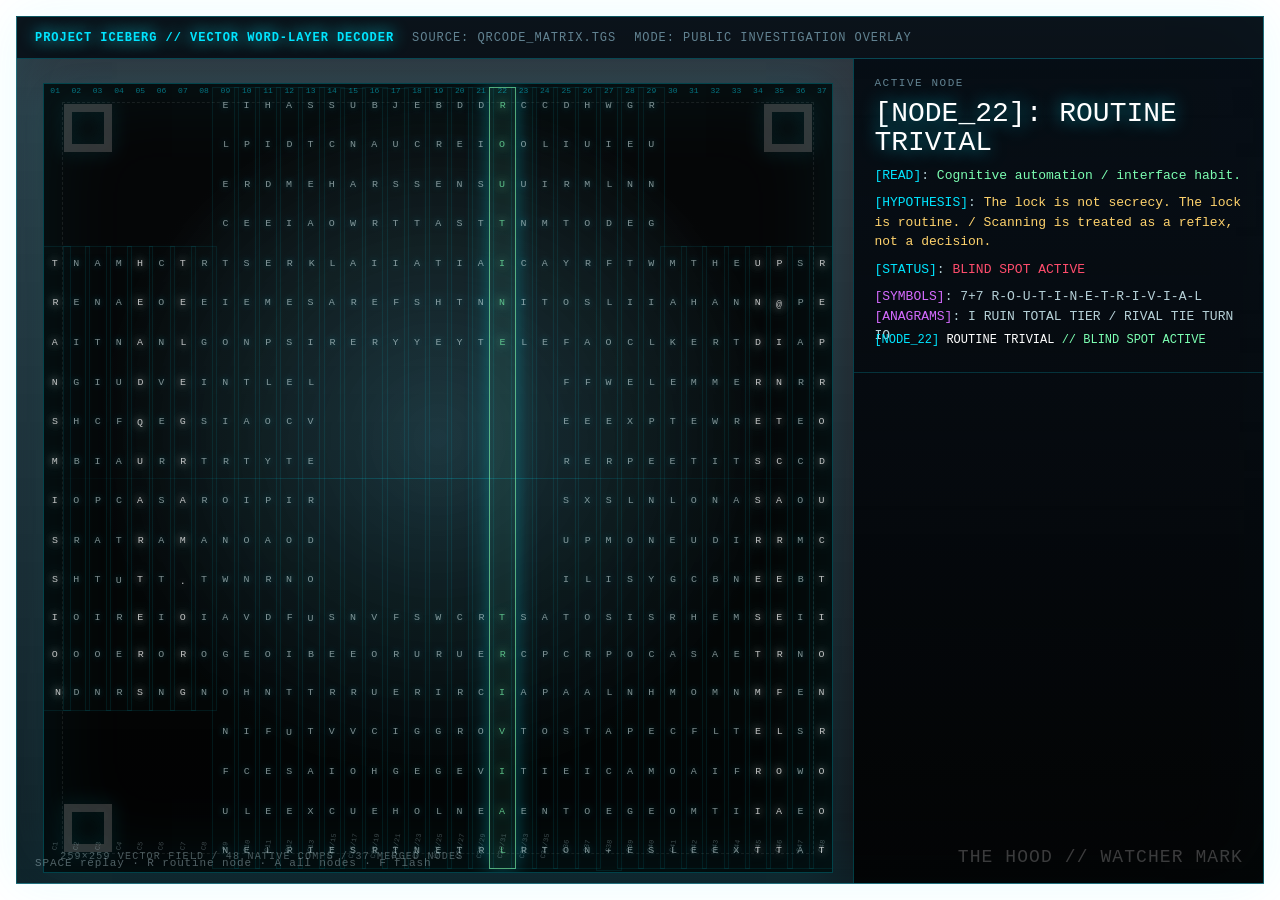
<file: archive/qrcode_matrix_column_decoder.original.html>
<!doctype html>
<html lang="en">
<head>
<meta charset="utf-8" />
<meta name="viewport" content="width=device-width, initial-scale=1" />
<title>Project Iceberg — Vector Word Layer Decoder</title>
<style>
:root {
  --bg:#03070d; --panel:#07111d; --ink:#d9f8ff; --muted:#628392; --cyan:#00e5ff; --blue:#51a7ff; --green:#7cffb2; --amber:#ffd36d; --red:#ff4d6d; --mag:#d56bff;
  --qrw:min(62vw, calc(100vh - 110px), 940px);
}
*{box-sizing:border-box}
body{margin:0;background:radial-gradient(ellipse at 50% 0%,#0d1e30 0%,#02050a 48%,#000 100%);color:var(--ink);font-family:ui-monospace,SFMono-Regular,Menlo,Monaco,Consolas,"Liberation Mono",monospace;overflow:hidden}
#noise{position:fixed;inset:0;pointer-events:none;opacity:.22;mix-blend-mode:screen;background-image:repeating-linear-gradient(0deg,rgba(255,255,255,.05) 0 1px,transparent 1px 3px);animation:scan 6s linear infinite}
@keyframes scan{from{transform:translateY(-3px)}to{transform:translateY(3px)}}
.shell{position:fixed;inset:16px;border:1px solid rgba(0,229,255,.32);box-shadow:0 0 0 1px rgba(255,255,255,.03),0 0 70px rgba(0,229,255,.12) inset,0 0 50px rgba(0,229,255,.08);background:linear-gradient(180deg,rgba(3,12,22,.82),rgba(1,4,9,.94));overflow:hidden}
.topbar{position:absolute;left:0;right:0;top:0;height:42px;border-bottom:1px solid rgba(0,229,255,.25);display:flex;align-items:center;gap:18px;padding:0 18px;background:rgba(3,9,16,.82);letter-spacing:.08em;text-transform:uppercase;font-size:12px}
.logo{color:var(--cyan);text-shadow:0 0 16px var(--cyan);font-weight:800}
.pill{color:var(--muted)}
.main{position:absolute;inset:42px 0 0 0;display:grid;grid-template-columns:1fr minmax(360px, 32vw);}
.matrixWrap{position:relative;padding:24px 16px 20px 22px;overflow:hidden}
.qrFrame{position:relative;width:var(--qrw);aspect-ratio:1 / 1;max-height:calc(100vh - 110px);margin:auto;border:1px solid rgba(0,229,255,.28);background:radial-gradient(circle at 50% 45%,rgba(0,229,255,.09),rgba(0,0,0,.88) 58%);box-shadow:0 0 45px rgba(0,229,255,.12), inset 0 0 90px rgba(0,229,255,.08);overflow:hidden}
.qrFrame:before{content:"";position:absolute;inset:18px;border:1px dashed rgba(255,255,255,.08)}
.qrFrame:after{content:"259×259 VECTOR FIELD  /  48 NATIVE COMPS  /  37 MERGED NODES";position:absolute;left:16px;bottom:10px;color:rgba(217,248,255,.33);font-size:10px;letter-spacing:.12em}
.corner{position:absolute;width:48px;height:48px;border:8px solid rgba(255,255,255,.82);opacity:.22;filter:drop-shadow(0 0 10px rgba(0,229,255,.8))}
.c1{left:20px;top:20px}.c2{right:20px;top:20px}.c3{left:20px;bottom:20px}
.glyph{position:absolute;transform:translate(-50%,-50%);font-size:clamp(5px,.78vw,10px);line-height:1;color:rgba(232,252,255,.72);text-shadow:0 0 7px rgba(0,229,255,.55);opacity:0;animation:dropIn .7s cubic-bezier(.2,.8,.2,1) forwards;animation-delay:calc(var(--d)*1ms)}
.glyph.hot{color:#fff;text-shadow:0 0 8px #fff,0 0 17px var(--cyan)}
.glyph.node22{color:rgba(124,255,178,.93);text-shadow:0 0 10px var(--green),0 0 16px var(--cyan)}
@keyframes dropIn{0%{opacity:0;filter:blur(5px);transform:translate(-50%,-90%) scale(.9)}55%{opacity:1;filter:blur(0);transform:translate(-50%,-50%) scale(1.06)}100%{opacity:.74;transform:translate(-50%,-50%) scale(1)}}
.colLabel{position:absolute;top:2px;transform:translateX(-50%);font-size:8px;color:rgba(0,229,255,.62);opacity:.75}
.compLabel{position:absolute;bottom:22px;transform:translateX(-50%) rotate(-80deg);transform-origin:center;font-size:7px;color:rgba(217,248,255,.28);white-space:nowrap}
.nodeBox{position:absolute;border:1px solid rgba(0,229,255,.24);background:rgba(0,229,255,.025);box-shadow:0 0 8px rgba(0,229,255,.04);opacity:.35;transition:.35s}
.nodeBox.active{border-color:var(--cyan);background:rgba(0,229,255,.08);box-shadow:0 0 22px rgba(0,229,255,.35), inset 0 0 22px rgba(0,229,255,.1);opacity:1}
.nodeBox.routine{border-color:rgba(124,255,178,.62);background:rgba(124,255,178,.06)}
.side{border-left:1px solid rgba(0,229,255,.25);background:linear-gradient(180deg,rgba(3,10,18,.92),rgba(0,0,0,.84));position:relative;overflow:hidden}
.panel{padding:18px 20px;border-bottom:1px solid rgba(0,229,255,.18)}
.kicker{font-size:11px;color:var(--muted);letter-spacing:.14em;text-transform:uppercase;margin-bottom:10px}
.nodeTitle{font-size:28px;line-height:1.05;color:#fff;text-shadow:0 0 18px rgba(0,229,255,.65);min-height:58px}
.line{font-size:13px;line-height:1.5;margin:8px 0;color:rgba(217,248,255,.84)}
.key{color:var(--cyan)}.read{color:var(--green)}.hyp{color:var(--amber)}.status{color:var(--red)}.sym{color:var(--mag)}
.console{position:absolute;left:0;right:0;top:260px;bottom:0;padding:12px 20px;overflow:hidden}
.logLine{font-size:12px;line-height:1.55;color:rgba(217,248,255,.72);white-space:nowrap;opacity:0;transform:translateY(8px);animation:logIn .45s forwards}
@keyframes logIn{to{opacity:1;transform:translateY(0)}}
.logLine .n{color:var(--cyan)}.logLine .s{color:#fff}.logLine .st{color:var(--green)}
.flash{position:fixed;inset:0;display:grid;place-items:center;background:rgba(0,0,0,.86);z-index:5;opacity:0;pointer-events:none}
.flash.show{animation:flash 900ms ease-out forwards}
.flashCard{border:1px solid rgba(0,229,255,.45);padding:24px 36px;background:rgba(2,11,18,.94);box-shadow:0 0 70px rgba(0,229,255,.22);font-size:18px;line-height:1.6}
@keyframes flash{0%{opacity:0}8%{opacity:1}82%{opacity:1}100%{opacity:0}}
.bottomHint{position:absolute;left:18px;bottom:14px;color:rgba(217,248,255,.36);font-size:11px;letter-spacing:.08em}
.dog{position:absolute;right:20px;bottom:16px;color:rgba(255,255,255,.22);font-size:18px;letter-spacing:.06em}
.hline{position:absolute;height:1px;background:linear-gradient(90deg,transparent,rgba(0,229,255,.6),transparent);left:0;right:0;top:50%;animation:sweep 5s linear infinite;opacity:.35}
@keyframes sweep{from{top:8%}to{top:92%}}
@media(max-width:900px){.main{grid-template-columns:1fr}.side{display:none}.qrFrame{width:94vw;height:94vw}}
</style>
</head>
<body>
<div id="noise"></div>
<div class="shell">
  <div class="topbar"><div class="logo">PROJECT ICEBERG // VECTOR WORD-LAYER DECODER</div><div class="pill">source: qrcode_matrix.tgs</div><div class="pill">mode: public investigation overlay</div></div>
  <div class="main">
    <section class="matrixWrap">
      <div class="qrFrame" id="qr">
        <div class="corner c1"></div><div class="corner c2"></div><div class="corner c3"></div><div class="hline"></div>
      </div>
      <div class="bottomHint">SPACE replay · R routine node · A all nodes · F flash</div>
    </section>
    <aside class="side">
      <div class="panel">
        <div class="kicker">active node</div>
        <div class="nodeTitle" id="nodeTitle">[NODE_22] ROUTINE TRIVIAL</div>
        <div class="line"><span class="key">[READ]</span>: <span id="read" class="read"></span></div>
        <div class="line"><span class="key">[HYPOTHESIS]</span>: <span id="hyp" class="hyp"></span></div>
        <div class="line"><span class="key">[STATUS]</span>: <span id="status" class="status"></span></div>
        <div class="line" id="extra"></div>
      </div>
      <div class="console" id="console"></div>
      <div class="dog">THE HOOD // WATCHER MARK</div>
    </aside>
  </div>
</div>
<div class="flash" id="flash"><div class="flashCard" id="flashCard"></div></div>
<script>
const DATA = {"nodes": [{"node": 1, "label": "TRANSMISSION", "comps": [1], "x": 3.607, "minX": 3.5, "maxX": 4.5, "minY": 59.125, "maxY": 200.125, "glyphs": [{"comp": 1, "char": "T", "i": 1, "x": 3.5, "y": 59.125, "ip": 0, "layerName": "Path"}, {"comp": 1, "char": "R", "i": 2, "x": 3.723, "y": 72.125, "ip": 5, "layerName": "Shape"}, {"comp": 1, "char": "A", "i": 3, "x": 3.5, "y": 85.125, "ip": 10, "layerName": "Shape"}, {"comp": 1, "char": "N", "i": 4, "x": 3.5, "y": 98.125, "ip": 15, "layerName": "Path"}, {"comp": 1, "char": "S", "i": 5, "x": 3.519, "y": 111.125, "ip": 20, "layerName": "Path"}, {"comp": 1, "char": "M", "i": 6, "x": 3.5, "y": 124.125, "ip": 25, "layerName": "Path"}, {"comp": 1, "char": "I", "i": 7, "x": 3.5, "y": 137.125, "ip": 30, "layerName": "Path"}, {"comp": 1, "char": "S", "i": 8, "x": 3.519, "y": 150.125, "ip": 35, "layerName": "Path"}, {"comp": 1, "char": "S", "i": 9, "x": 3.519, "y": 163.125, "ip": 40, "layerName": "Path"}, {"comp": 1, "char": "I", "i": 10, "x": 3.5, "y": 175.625, "ip": 45, "layerName": "Path"}, {"comp": 1, "char": "O", "i": 11, "x": 3.5, "y": 187.625, "ip": 50, "layerName": "Shape"}, {"comp": 1, "char": "N", "i": 12, "x": 4.5, "y": 200.125, "ip": 55, "layerName": "Path"}], "note": {"tag": "TRANSMISSION", "read": "Signal layer / message transport.", "hyp": "A transmission appears before the private conversation.", "status": "SIGNAL DETECTED"}, "phase": 50}, {"node": 2, "label": "NEIGHBORHOOD", "comps": [2], "x": 10.559, "minX": 10.5, "maxX": 10.723, "minY": 59.125, "maxY": 200.125, "glyphs": [{"comp": 2, "char": "N", "i": 1, "x": 10.5, "y": 59.125, "ip": 0, "layerName": "Path"}, {"comp": 2, "char": "E", "i": 2, "x": 10.607, "y": 72.125, "ip": 5, "layerName": "Path"}, {"comp": 2, "char": "I", "i": 3, "x": 10.5, "y": 85.125, "ip": 10, "layerName": "Path"}, {"comp": 2, "char": "G", "i": 4, "x": 10.551, "y": 98.125, "ip": 15, "layerName": "Path"}, {"comp": 2, "char": "H", "i": 5, "x": 10.5, "y": 111.125, "ip": 20, "layerName": "Path"}, {"comp": 2, "char": "B", "i": 6, "x": 10.677, "y": 124.125, "ip": 25, "layerName": "Shape"}, {"comp": 2, "char": "O", "i": 7, "x": 10.5, "y": 137.125, "ip": 30, "layerName": "Shape"}, {"comp": 2, "char": "R", "i": 8, "x": 10.723, "y": 150.125, "ip": 35, "layerName": "Shape"}, {"comp": 2, "char": "H", "i": 9, "x": 10.5, "y": 163.125, "ip": 40, "layerName": "Path"}, {"comp": 2, "char": "O", "i": 10, "x": 10.5, "y": 175.625, "ip": 45, "layerName": "Shape"}, {"comp": 2, "char": "O", "i": 11, "x": 10.5, "y": 187.625, "ip": 50, "layerName": "Shape"}, {"comp": 2, "char": "D", "i": 12, "x": 10.645, "y": 200.125, "ip": 55, "layerName": "Shape"}], "note": {"tag": "NEIGHBORHOOD", "read": "Word-layer fragment.", "hyp": "Open semantic node. Awaiting source-weighted interpretation.", "status": "UNRESOLVED"}, "phase": 30}, {"node": 3, "label": "ANTICIPATION", "comps": [3], "x": 17.519, "minX": 17.5, "maxX": 17.648, "minY": 59.125, "maxY": 200.125, "glyphs": [{"comp": 3, "char": "A", "i": 1, "x": 17.5, "y": 59.125, "ip": 0, "layerName": "Shape"}, {"comp": 3, "char": "N", "i": 2, "x": 17.5, "y": 72.125, "ip": 5, "layerName": "Path"}, {"comp": 3, "char": "T", "i": 3, "x": 17.5, "y": 85.125, "ip": 10, "layerName": "Path"}, {"comp": 3, "char": "I", "i": 4, "x": 17.5, "y": 98.125, "ip": 15, "layerName": "Path"}, {"comp": 3, "char": "C", "i": 5, "x": 17.583, "y": 111.125, "ip": 20, "layerName": "Path"}, {"comp": 3, "char": "I", "i": 6, "x": 17.5, "y": 124.125, "ip": 25, "layerName": "Path"}, {"comp": 3, "char": "P", "i": 7, "x": 17.648, "y": 137.125, "ip": 30, "layerName": "Shape"}, {"comp": 3, "char": "A", "i": 8, "x": 17.5, "y": 150.125, "ip": 35, "layerName": "Shape"}, {"comp": 3, "char": "T", "i": 9, "x": 17.5, "y": 163.125, "ip": 40, "layerName": "Path"}, {"comp": 3, "char": "I", "i": 10, "x": 17.5, "y": 175.625, "ip": 45, "layerName": "Path"}, {"comp": 3, "char": "O", "i": 11, "x": 17.5, "y": 187.625, "ip": 50, "layerName": "Shape"}, {"comp": 3, "char": "N", "i": 12, "x": 17.5, "y": 200.125, "ip": 55, "layerName": "Path"}], "note": {"tag": "ANTICIPATION", "read": "Word-layer fragment.", "hyp": "Open semantic node. Awaiting source-weighted interpretation.", "status": "UNRESOLVED"}, "phase": 70}, {"node": 4, "label": "MANUFACTURER", "comps": [4], "x": 24.57, "minX": 24.5, "maxX": 24.723, "minY": 59.125, "maxY": 200.125, "glyphs": [{"comp": 4, "char": "M", "i": 1, "x": 24.5, "y": 59.125, "ip": 0, "layerName": "Path"}, {"comp": 4, "char": "A", "i": 2, "x": 24.5, "y": 72.125, "ip": 5, "layerName": "Shape"}, {"comp": 4, "char": "N", "i": 3, "x": 24.5, "y": 85.125, "ip": 10, "layerName": "Path"}, {"comp": 4, "char": "U", "i": 4, "x": 24.5, "y": 98.203, "ip": 15, "layerName": "Path"}, {"comp": 4, "char": "F", "i": 5, "x": 24.704, "y": 111.125, "ip": 20, "layerName": "Path"}, {"comp": 4, "char": "A", "i": 6, "x": 24.5, "y": 124.125, "ip": 25, "layerName": "Shape"}, {"comp": 4, "char": "C", "i": 7, "x": 24.583, "y": 137.125, "ip": 30, "layerName": "Path"}, {"comp": 4, "char": "T", "i": 8, "x": 24.5, "y": 150.125, "ip": 35, "layerName": "Path"}, {"comp": 4, "char": "U", "i": 9, "x": 24.5, "y": 163.203, "ip": 40, "layerName": "Path"}, {"comp": 4, "char": "R", "i": 10, "x": 24.723, "y": 175.625, "ip": 45, "layerName": "Shape"}, {"comp": 4, "char": "E", "i": 11, "x": 24.607, "y": 187.625, "ip": 50, "layerName": "Path"}, {"comp": 4, "char": "R", "i": 12, "x": 24.723, "y": 200.125, "ip": 55, "layerName": "Shape"}], "note": {"tag": "MANUFACTURER", "read": "Word-layer fragment.", "hyp": "Open semantic node. Awaiting source-weighted interpretation.", "status": "UNRESOLVED"}, "phase": 20}, {"node": 5, "label": "HEADQUARTERS", "comps": [5], "x": 31.569, "minX": 31.5, "maxX": 31.723, "minY": 59.125, "maxY": 200.125, "glyphs": [{"comp": 5, "char": "H", "i": 1, "x": 31.5, "y": 59.125, "ip": 0, "layerName": "Path"}, {"comp": 5, "char": "E", "i": 2, "x": 31.607, "y": 72.125, "ip": 5, "layerName": "Path"}, {"comp": 5, "char": "A", "i": 3, "x": 31.5, "y": 85.125, "ip": 10, "layerName": "Shape"}, {"comp": 5, "char": "D", "i": 4, "x": 31.645, "y": 98.125, "ip": 15, "layerName": "Shape"}, {"comp": 5, "char": "Q", "i": 5, "x": 31.5, "y": 111.471, "ip": 20, "layerName": "Shape"}, {"comp": 5, "char": "U", "i": 6, "x": 31.5, "y": 124.203, "ip": 25, "layerName": "Path"}, {"comp": 5, "char": "A", "i": 7, "x": 31.5, "y": 137.125, "ip": 30, "layerName": "Shape"}, {"comp": 5, "char": "R", "i": 8, "x": 31.723, "y": 150.125, "ip": 35, "layerName": "Shape"}, {"comp": 5, "char": "T", "i": 9, "x": 31.5, "y": 163.125, "ip": 40, "layerName": "Path"}, {"comp": 5, "char": "E", "i": 10, "x": 31.607, "y": 175.625, "ip": 45, "layerName": "Path"}, {"comp": 5, "char": "R", "i": 11, "x": 31.723, "y": 187.625, "ip": 50, "layerName": "Shape"}, {"comp": 5, "char": "S", "i": 12, "x": 31.519, "y": 200.125, "ip": 55, "layerName": "Path"}], "note": {"tag": "HEADQUARTERS", "read": "Governance center / command layer.", "hyp": "A possible center-of-decision node; use as motif, not proof.", "status": "GHOST NODE / CAUTION"}, "phase": 40}, {"node": 6, "label": "CONVERSATION", "comps": [6], "x": 38.536, "minX": 38.5, "maxX": 38.723, "minY": 59.125, "maxY": 200.125, "glyphs": [{"comp": 6, "char": "C", "i": 1, "x": 38.583, "y": 59.125, "ip": 0, "layerName": "Path"}, {"comp": 6, "char": "O", "i": 2, "x": 38.5, "y": 72.125, "ip": 5, "layerName": "Shape"}, {"comp": 6, "char": "N", "i": 3, "x": 38.5, "y": 85.125, "ip": 10, "layerName": "Path"}, {"comp": 6, "char": "V", "i": 4, "x": 38.5, "y": 98.125, "ip": 15, "layerName": "Path"}, {"comp": 6, "char": "E", "i": 5, "x": 38.607, "y": 111.125, "ip": 20, "layerName": "Path"}, {"comp": 6, "char": "R", "i": 6, "x": 38.723, "y": 124.125, "ip": 25, "layerName": "Shape"}, {"comp": 6, "char": "S", "i": 7, "x": 38.519, "y": 137.125, "ip": 30, "layerName": "Path"}, {"comp": 6, "char": "A", "i": 8, "x": 38.5, "y": 150.125, "ip": 35, "layerName": "Shape"}, {"comp": 6, "char": "T", "i": 9, "x": 38.5, "y": 163.125, "ip": 40, "layerName": "Path"}, {"comp": 6, "char": "I", "i": 10, "x": 38.5, "y": 175.625, "ip": 45, "layerName": "Path"}, {"comp": 6, "char": "O", "i": 11, "x": 38.5, "y": 187.625, "ip": 50, "layerName": "Shape"}, {"comp": 6, "char": "N", "i": 12, "x": 38.5, "y": 200.125, "ip": 55, "layerName": "Path"}], "note": {"tag": "CONVERSATION", "read": "Word-layer fragment.", "hyp": "Open semantic node. Awaiting source-weighted interpretation.", "status": "UNRESOLVED"}, "phase": 45}, {"node": 7, "label": "TELEGRAM.ORG", "comps": [7], "x": 45.588, "minX": 45.5, "maxX": 45.793, "minY": 59.125, "maxY": 200.125, "glyphs": [{"comp": 7, "char": "T", "i": 1, "x": 45.5, "y": 59.125, "ip": 0, "layerName": "Path"}, {"comp": 7, "char": "E", "i": 2, "x": 45.607, "y": 72.125, "ip": 5, "layerName": "Path"}, {"comp": 7, "char": "L", "i": 3, "x": 45.793, "y": 85.125, "ip": 10, "layerName": "Path"}, {"comp": 7, "char": "E", "i": 4, "x": 45.607, "y": 98.125, "ip": 15, "layerName": "Path"}, {"comp": 7, "char": "G", "i": 5, "x": 45.551, "y": 111.125, "ip": 20, "layerName": "Path"}, {"comp": 7, "char": "R", "i": 6, "x": 45.723, "y": 124.125, "ip": 25, "layerName": "Shape"}, {"comp": 7, "char": "A", "i": 7, "x": 45.5, "y": 137.125, "ip": 30, "layerName": "Shape"}, {"comp": 7, "char": "M", "i": 8, "x": 45.5, "y": 150.125, "ip": 35, "layerName": "Path"}, {"comp": 7, "char": ".", "i": 9, "x": 45.5, "y": 163.554, "ip": 40, "layerName": "Path"}, {"comp": 7, "char": "O", "i": 10, "x": 45.5, "y": 175.625, "ip": 45, "layerName": "Shape"}, {"comp": 7, "char": "R", "i": 11, "x": 45.723, "y": 187.625, "ip": 50, "layerName": "Shape"}, {"comp": 7, "char": "G", "i": 12, "x": 45.551, "y": 200.125, "ip": 55, "layerName": "Path"}], "note": {"tag": "TELEGRAM.ORG", "read": "Official anchor.", "hyp": "The rain contains a Telegram identity marker; not random external leak.", "status": "ANCHOR CONFIRMED"}, "phase": 0}, {"node": 8, "label": "REGISTRATION", "comps": [8], "x": 52.552, "minX": 52.5, "maxX": 52.723, "minY": 59.125, "maxY": 200.125, "glyphs": [{"comp": 8, "char": "R", "i": 1, "x": 52.723, "y": 59.125, "ip": 0, "layerName": "Shape"}, {"comp": 8, "char": "E", "i": 2, "x": 52.607, "y": 72.125, "ip": 5, "layerName": "Path"}, {"comp": 8, "char": "G", "i": 3, "x": 52.551, "y": 85.125, "ip": 10, "layerName": "Path"}, {"comp": 8, "char": "I", "i": 4, "x": 52.5, "y": 98.125, "ip": 15, "layerName": "Path"}, {"comp": 8, "char": "S", "i": 5, "x": 52.519, "y": 111.125, "ip": 20, "layerName": "Path"}, {"comp": 8, "char": "T", "i": 6, "x": 52.5, "y": 124.125, "ip": 25, "layerName": "Path"}, {"comp": 8, "char": "R", "i": 7, "x": 52.723, "y": 137.125, "ip": 30, "layerName": "Shape"}, {"comp": 8, "char": "A", "i": 8, "x": 52.5, "y": 150.125, "ip": 35, "layerName": "Shape"}, {"comp": 8, "char": "T", "i": 9, "x": 52.5, "y": 163.125, "ip": 40, "layerName": "Path"}, {"comp": 8, "char": "I", "i": 10, "x": 52.5, "y": 175.625, "ip": 45, "layerName": "Path"}, {"comp": 8, "char": "O", "i": 11, "x": 52.5, "y": 187.625, "ip": 50, "layerName": "Shape"}, {"comp": 8, "char": "N", "i": 12, "x": 52.5, "y": 200.125, "ip": 55, "layerName": "Path"}], "note": {"tag": "REGISTRATION", "read": "Word-layer fragment.", "hyp": "Open semantic node. Awaiting source-weighted interpretation.", "status": "UNRESOLVED"}, "phase": 85}, {"node": 9, "label": "ELECTIONIRONWAGONFUN", "comps": [9], "x": 59.553, "minX": 59.5, "maxX": 59.793, "minY": 7.125, "maxY": 252.125, "glyphs": [{"comp": 9, "char": "E", "i": 1, "x": 59.607, "y": 7.125, "ip": 0, "layerName": "Path"}, {"comp": 9, "char": "L", "i": 2, "x": 59.793, "y": 20.125, "ip": 5, "layerName": "Path"}, {"comp": 9, "char": "E", "i": 3, "x": 59.607, "y": 33.125, "ip": 10, "layerName": "Path"}, {"comp": 9, "char": "C", "i": 4, "x": 59.583, "y": 46.125, "ip": 15, "layerName": "Path"}, {"comp": 9, "char": "T", "i": 5, "x": 59.5, "y": 59.125, "ip": 20, "layerName": "Path"}, {"comp": 9, "char": "I", "i": 6, "x": 59.5, "y": 72.125, "ip": 25, "layerName": "Path"}, {"comp": 9, "char": "O", "i": 7, "x": 59.5, "y": 85.125, "ip": 30, "layerName": "Shape"}, {"comp": 9, "char": "N", "i": 8, "x": 59.5, "y": 98.125, "ip": 35, "layerName": "Path"}, {"comp": 9, "char": "I", "i": 9, "x": 59.5, "y": 111.125, "ip": 40, "layerName": "Path"}, {"comp": 9, "char": "R", "i": 10, "x": 59.723, "y": 124.125, "ip": 45, "layerName": "Shape"}, {"comp": 9, "char": "O", "i": 11, "x": 59.5, "y": 137.125, "ip": 50, "layerName": "Shape"}, {"comp": 9, "char": "N", "i": 12, "x": 59.5, "y": 150.125, "ip": 55, "layerName": "Path"}, {"comp": 9, "char": "W", "i": 13, "x": 59.5, "y": 163.125, "ip": 60, "layerName": "Path"}, {"comp": 9, "char": "A", "i": 14, "x": 59.5, "y": 175.625, "ip": 65, "layerName": "Shape"}, {"comp": 9, "char": "G", "i": 15, "x": 59.551, "y": 187.625, "ip": 70, "layerName": "Path"}, {"comp": 9, "char": "O", "i": 16, "x": 59.5, "y": 200.125, "ip": 75, "layerName": "Shape"}, {"comp": 9, "char": "N", "i": 17, "x": 59.5, "y": 213.125, "ip": 80, "layerName": "Path"}, {"comp": 9, "char": "F", "i": 18, "x": 59.704, "y": 226.125, "ip": 85, "layerName": "Path"}, {"comp": 9, "char": "U", "i": 19, "x": 59.5, "y": 239.203, "ip": 90, "layerName": "Path"}, {"comp": 9, "char": "N", "i": 20, "x": 59.5, "y": 252.125, "ip": 95, "layerName": "Path"}], "note": {"tag": "ELECTIONIRONWAGONFUN", "read": "Word-layer fragment.", "hyp": "Open semantic node. Awaiting source-weighted interpretation.", "status": "UNRESOLVED"}, "phase": 55}, {"node": 10, "label": "IPRESENTATIONVEHICLE", "comps": [10], "x": 66.56, "minX": 66.5, "maxX": 66.793, "minY": 7.125, "maxY": 252.125, "glyphs": [{"comp": 10, "char": "I", "i": 1, "x": 66.5, "y": 7.125, "ip": 0, "layerName": "Path"}, {"comp": 10, "char": "P", "i": 2, "x": 66.648, "y": 20.125, "ip": 5, "layerName": "Shape"}, {"comp": 10, "char": "R", "i": 3, "x": 66.723, "y": 33.125, "ip": 10, "layerName": "Shape"}, {"comp": 10, "char": "E", "i": 4, "x": 66.607, "y": 46.125, "ip": 15, "layerName": "Path"}, {"comp": 10, "char": "S", "i": 5, "x": 66.519, "y": 59.125, "ip": 20, "layerName": "Path"}, {"comp": 10, "char": "E", "i": 6, "x": 66.607, "y": 72.125, "ip": 25, "layerName": "Path"}, {"comp": 10, "char": "N", "i": 7, "x": 66.5, "y": 85.125, "ip": 30, "layerName": "Path"}, {"comp": 10, "char": "T", "i": 8, "x": 66.5, "y": 98.125, "ip": 35, "layerName": "Path"}, {"comp": 10, "char": "A", "i": 9, "x": 66.5, "y": 111.125, "ip": 40, "layerName": "Shape"}, {"comp": 10, "char": "T", "i": 10, "x": 66.5, "y": 124.125, "ip": 45, "layerName": "Path"}, {"comp": 10, "char": "I", "i": 11, "x": 66.5, "y": 137.125, "ip": 50, "layerName": "Path"}, {"comp": 10, "char": "O", "i": 12, "x": 66.5, "y": 150.125, "ip": 55, "layerName": "Shape"}, {"comp": 10, "char": "N", "i": 13, "x": 66.5, "y": 163.125, "ip": 60, "layerName": "Path"}, {"comp": 10, "char": "V", "i": 14, "x": 66.5, "y": 175.625, "ip": 65, "layerName": "Path"}, {"comp": 10, "char": "E", "i": 15, "x": 66.607, "y": 187.625, "ip": 70, "layerName": "Path"}, {"comp": 10, "char": "H", "i": 16, "x": 66.5, "y": 200.125, "ip": 75, "layerName": "Path"}, {"comp": 10, "char": "I", "i": 17, "x": 66.5, "y": 213.125, "ip": 80, "layerName": "Path"}, {"comp": 10, "char": "C", "i": 18, "x": 66.583, "y": 226.125, "ip": 85, "layerName": "Path"}, {"comp": 10, "char": "L", "i": 19, "x": 66.793, "y": 239.125, "ip": 90, "layerName": "Path"}, {"comp": 10, "char": "E", "i": 20, "x": 66.607, "y": 252.125, "ip": 95, "layerName": "Path"}], "note": {"tag": "IPRESENTATIONVEHICLE", "read": "Word-layer fragment.", "hyp": "Open semantic node. Awaiting source-weighted interpretation.", "status": "UNRESOLVED"}, "phase": 10}, {"node": 11, "label": "HIDEEMPLOYPARDONFEEL", "comps": [11], "x": 73.601, "minX": 73.5, "maxX": 73.793, "minY": 7.125, "maxY": 252.125, "glyphs": [{"comp": 11, "char": "H", "i": 1, "x": 73.5, "y": 7.125, "ip": 0, "layerName": "Path"}, {"comp": 11, "char": "I", "i": 2, "x": 73.5, "y": 20.125, "ip": 5, "layerName": "Path"}, {"comp": 11, "char": "D", "i": 3, "x": 73.645, "y": 33.125, "ip": 10, "layerName": "Shape"}, {"comp": 11, "char": "E", "i": 4, "x": 73.607, "y": 46.125, "ip": 15, "layerName": "Path"}, {"comp": 11, "char": "E", "i": 5, "x": 73.607, "y": 59.125, "ip": 20, "layerName": "Path"}, {"comp": 11, "char": "M", "i": 6, "x": 73.5, "y": 72.125, "ip": 25, "layerName": "Path"}, {"comp": 11, "char": "P", "i": 7, "x": 73.648, "y": 85.125, "ip": 30, "layerName": "Shape"}, {"comp": 11, "char": "L", "i": 8, "x": 73.793, "y": 98.125, "ip": 35, "layerName": "Path"}, {"comp": 11, "char": "O", "i": 9, "x": 73.5, "y": 111.125, "ip": 40, "layerName": "Shape"}, {"comp": 11, "char": "Y", "i": 10, "x": 73.5, "y": 124.125, "ip": 45, "layerName": "Path"}, {"comp": 11, "char": "P", "i": 11, "x": 73.648, "y": 137.125, "ip": 50, "layerName": "Shape"}, {"comp": 11, "char": "A", "i": 12, "x": 73.5, "y": 150.125, "ip": 55, "layerName": "Shape"}, {"comp": 11, "char": "R", "i": 13, "x": 73.723, "y": 163.125, "ip": 60, "layerName": "Shape"}, {"comp": 11, "char": "D", "i": 14, "x": 73.645, "y": 175.625, "ip": 65, "layerName": "Shape"}, {"comp": 11, "char": "O", "i": 15, "x": 73.5, "y": 187.625, "ip": 70, "layerName": "Shape"}, {"comp": 11, "char": "N", "i": 16, "x": 73.5, "y": 200.125, "ip": 75, "layerName": "Path"}, {"comp": 11, "char": "F", "i": 17, "x": 73.704, "y": 213.125, "ip": 80, "layerName": "Path"}, {"comp": 11, "char": "E", "i": 18, "x": 73.607, "y": 226.125, "ip": 85, "layerName": "Path"}, {"comp": 11, "char": "E", "i": 19, "x": 73.607, "y": 239.125, "ip": 90, "layerName": "Path"}, {"comp": 11, "char": "L", "i": 20, "x": 73.793, "y": 252.125, "ip": 95, "layerName": "Path"}], "note": {"tag": "HIDEEMPLOYPARDONFEEL", "read": "Word-layer fragment.", "hyp": "Open semantic node. Awaiting source-weighted interpretation.", "status": "UNRESOLVED"}, "phase": 5}, {"node": 12, "label": "ADMIRESECTIONFITUSER", "comps": [12], "x": 80.562, "minX": 80.5, "maxX": 80.723, "minY": 7.125, "maxY": 252.125, "glyphs": [{"comp": 12, "char": "A", "i": 1, "x": 80.5, "y": 7.125, "ip": 0, "layerName": "Shape"}, {"comp": 12, "char": "D", "i": 2, "x": 80.645, "y": 20.125, "ip": 5, "layerName": "Shape"}, {"comp": 12, "char": "M", "i": 3, "x": 80.5, "y": 33.125, "ip": 10, "layerName": "Path"}, {"comp": 12, "char": "I", "i": 4, "x": 80.5, "y": 46.125, "ip": 15, "layerName": "Path"}, {"comp": 12, "char": "R", "i": 5, "x": 80.723, "y": 59.125, "ip": 20, "layerName": "Shape"}, {"comp": 12, "char": "E", "i": 6, "x": 80.607, "y": 72.125, "ip": 25, "layerName": "Path"}, {"comp": 12, "char": "S", "i": 7, "x": 80.519, "y": 85.125, "ip": 30, "layerName": "Path"}, {"comp": 12, "char": "E", "i": 8, "x": 80.607, "y": 98.125, "ip": 35, "layerName": "Path"}, {"comp": 12, "char": "C", "i": 9, "x": 80.583, "y": 111.125, "ip": 40, "layerName": "Path"}, {"comp": 12, "char": "T", "i": 10, "x": 80.5, "y": 124.125, "ip": 45, "layerName": "Path"}, {"comp": 12, "char": "I", "i": 11, "x": 80.5, "y": 137.125, "ip": 50, "layerName": "Path"}, {"comp": 12, "char": "O", "i": 12, "x": 80.5, "y": 150.125, "ip": 55, "layerName": "Shape"}, {"comp": 12, "char": "N", "i": 13, "x": 80.5, "y": 163.125, "ip": 60, "layerName": "Path"}, {"comp": 12, "char": "F", "i": 14, "x": 80.704, "y": 175.625, "ip": 65, "layerName": "Path"}, {"comp": 12, "char": "I", "i": 15, "x": 80.5, "y": 187.625, "ip": 70, "layerName": "Path"}, {"comp": 12, "char": "T", "i": 16, "x": 80.5, "y": 200.125, "ip": 75, "layerName": "Path"}, {"comp": 12, "char": "U", "i": 17, "x": 80.5, "y": 213.203, "ip": 80, "layerName": "Path"}, {"comp": 12, "char": "S", "i": 18, "x": 80.519, "y": 226.125, "ip": 85, "layerName": "Path"}, {"comp": 12, "char": "E", "i": 19, "x": 80.607, "y": 239.125, "ip": 90, "layerName": "Path"}, {"comp": 12, "char": "R", "i": 20, "x": 80.723, "y": 252.125, "ip": 95, "layerName": "Shape"}], "note": {"tag": "ADMIRESECTIONFITUSER", "read": "Word-layer fragment.", "hyp": "Open semantic node. Awaiting source-weighted interpretation.", "status": "UNRESOLVED"}, "phase": 25}, {"node": 13, "label": "STEAKSILVERDOUBTTAXI", "comps": [13], "x": 87.578, "minX": 87.5, "maxX": 87.962, "minY": 7.125, "maxY": 252.125, "glyphs": [{"comp": 13, "char": "S", "i": 1, "x": 87.519, "y": 7.125, "ip": 0, "layerName": "Path"}, {"comp": 13, "char": "T", "i": 2, "x": 87.5, "y": 20.125, "ip": 5, "layerName": "Path"}, {"comp": 13, "char": "E", "i": 3, "x": 87.607, "y": 33.125, "ip": 10, "layerName": "Path"}, {"comp": 13, "char": "A", "i": 4, "x": 87.5, "y": 46.125, "ip": 15, "layerName": "Shape"}, {"comp": 13, "char": "K", "i": 5, "x": 87.962, "y": 59.125, "ip": 20, "layerName": "Path"}, {"comp": 13, "char": "S", "i": 6, "x": 87.519, "y": 72.125, "ip": 25, "layerName": "Path"}, {"comp": 13, "char": "I", "i": 7, "x": 87.5, "y": 85.125, "ip": 30, "layerName": "Path"}, {"comp": 13, "char": "L", "i": 8, "x": 87.793, "y": 98.125, "ip": 35, "layerName": "Path"}, {"comp": 13, "char": "V", "i": 9, "x": 87.5, "y": 111.125, "ip": 40, "layerName": "Path"}, {"comp": 13, "char": "E", "i": 10, "x": 87.607, "y": 124.125, "ip": 45, "layerName": "Path"}, {"comp": 13, "char": "R", "i": 11, "x": 87.723, "y": 137.125, "ip": 50, "layerName": "Shape"}, {"comp": 13, "char": "D", "i": 12, "x": 87.645, "y": 150.125, "ip": 55, "layerName": "Shape"}, {"comp": 13, "char": "O", "i": 13, "x": 87.5, "y": 163.125, "ip": 60, "layerName": "Shape"}, {"comp": 13, "char": "U", "i": 14, "x": 87.5, "y": 175.703, "ip": 65, "layerName": "Path"}, {"comp": 13, "char": "B", "i": 15, "x": 87.677, "y": 187.625, "ip": 70, "layerName": "Shape"}, {"comp": 13, "char": "T", "i": 16, "x": 87.5, "y": 200.125, "ip": 75, "layerName": "Path"}, {"comp": 13, "char": "T", "i": 17, "x": 87.5, "y": 213.125, "ip": 80, "layerName": "Path"}, {"comp": 13, "char": "A", "i": 18, "x": 87.5, "y": 226.125, "ip": 85, "layerName": "Shape"}, {"comp": 13, "char": "X", "i": 19, "x": 87.5, "y": 239.125, "ip": 90, "layerName": "Path"}, {"comp": 13, "char": "I", "i": 20, "x": 87.5, "y": 252.125, "ip": 95, "layerName": "Path"}], "note": {"tag": "STEAKSILVERDOUBTTAXI", "read": "Word-layer fragment.", "hyp": "Open semantic node. Awaiting source-weighted interpretation.", "status": "UNRESOLVED"}, "phase": 0}, {"node": 14, "label": "SCHOLAR SERVICE", "comps": [14, 15], "x": 94.583, "minX": 94.5, "maxX": 94.793, "minY": 7.125, "maxY": 252.125, "glyphs": [{"comp": 14, "char": "S", "i": 1, "x": 94.519, "y": 7.125, "ip": 0, "layerName": "Path"}, {"comp": 14, "char": "C", "i": 2, "x": 94.583, "y": 20.125, "ip": 5, "layerName": "Path"}, {"comp": 14, "char": "H", "i": 3, "x": 94.5, "y": 33.125, "ip": 10, "layerName": "Path"}, {"comp": 14, "char": "O", "i": 4, "x": 94.5, "y": 46.125, "ip": 15, "layerName": "Shape"}, {"comp": 14, "char": "L", "i": 5, "x": 94.793, "y": 59.125, "ip": 20, "layerName": "Path"}, {"comp": 14, "char": "A", "i": 6, "x": 94.5, "y": 72.125, "ip": 25, "layerName": "Shape"}, {"comp": 14, "char": "R", "i": 7, "x": 94.723, "y": 85.125, "ip": 30, "layerName": "Shape"}, {"comp": 15, "char": "S", "i": 1, "x": 94.519, "y": 175.625, "ip": 0, "layerName": "Path"}, {"comp": 15, "char": "E", "i": 2, "x": 94.607, "y": 187.625, "ip": 5, "layerName": "Path"}, {"comp": 15, "char": "R", "i": 3, "x": 94.723, "y": 200.125, "ip": 10, "layerName": "Shape"}, {"comp": 15, "char": "V", "i": 4, "x": 94.5, "y": 213.125, "ip": 15, "layerName": "Path"}, {"comp": 15, "char": "I", "i": 5, "x": 94.5, "y": 226.125, "ip": 20, "layerName": "Path"}, {"comp": 15, "char": "C", "i": 6, "x": 94.583, "y": 239.125, "ip": 25, "layerName": "Path"}, {"comp": 15, "char": "E", "i": 7, "x": 94.607, "y": 252.125, "ip": 30, "layerName": "Path"}], "note": {"tag": "SCHOLAR SERVICE", "read": "Word-layer fragment.", "hyp": "Open semantic node. Awaiting source-weighted interpretation.", "status": "UNRESOLVED"}, "phase": 40}, {"node": 15, "label": "UNAWARE NERVOUS", "comps": [16, 17], "x": 101.549, "minX": 101.5, "maxX": 101.723, "minY": 7.203, "maxY": 252.125, "glyphs": [{"comp": 16, "char": "U", "i": 1, "x": 101.5, "y": 7.203, "ip": 0, "layerName": "Path"}, {"comp": 16, "char": "N", "i": 2, "x": 101.5, "y": 20.125, "ip": 5, "layerName": "Path"}, {"comp": 16, "char": "A", "i": 3, "x": 101.5, "y": 33.125, "ip": 10, "layerName": "Shape"}, {"comp": 16, "char": "W", "i": 4, "x": 101.5, "y": 46.125, "ip": 15, "layerName": "Path"}, {"comp": 16, "char": "A", "i": 5, "x": 101.5, "y": 59.125, "ip": 20, "layerName": "Shape"}, {"comp": 16, "char": "R", "i": 6, "x": 101.723, "y": 72.125, "ip": 25, "layerName": "Shape"}, {"comp": 16, "char": "E", "i": 7, "x": 101.607, "y": 85.125, "ip": 30, "layerName": "Path"}, {"comp": 17, "char": "N", "i": 1, "x": 101.5, "y": 175.625, "ip": 0, "layerName": "Path"}, {"comp": 17, "char": "E", "i": 2, "x": 101.607, "y": 187.625, "ip": 5, "layerName": "Path"}, {"comp": 17, "char": "R", "i": 3, "x": 101.723, "y": 200.125, "ip": 10, "layerName": "Shape"}, {"comp": 17, "char": "V", "i": 4, "x": 101.5, "y": 213.125, "ip": 15, "layerName": "Path"}, {"comp": 17, "char": "O", "i": 5, "x": 101.5, "y": 226.125, "ip": 20, "layerName": "Shape"}, {"comp": 17, "char": "U", "i": 6, "x": 101.5, "y": 239.203, "ip": 25, "layerName": "Path"}, {"comp": 17, "char": "S", "i": 7, "x": 101.519, "y": 252.125, "ip": 30, "layerName": "Path"}], "note": {"tag": "UNAWARE NERVOUS", "read": "Word-layer fragment.", "hyp": "Open semantic node. Awaiting source-weighted interpretation.", "status": "UNRESOLVED"}, "phase": 5}, {"node": 16, "label": "BARRIER VOUCHER", "comps": [18, 19], "x": 108.598, "minX": 108.5, "maxX": 108.723, "minY": 7.125, "maxY": 252.125, "glyphs": [{"comp": 18, "char": "B", "i": 1, "x": 108.677, "y": 7.125, "ip": 0, "layerName": "Shape"}, {"comp": 18, "char": "A", "i": 2, "x": 108.5, "y": 20.125, "ip": 5, "layerName": "Shape"}, {"comp": 18, "char": "R", "i": 3, "x": 108.723, "y": 33.125, "ip": 10, "layerName": "Shape"}, {"comp": 18, "char": "R", "i": 4, "x": 108.723, "y": 46.125, "ip": 15, "layerName": "Shape"}, {"comp": 18, "char": "I", "i": 5, "x": 108.5, "y": 59.125, "ip": 20, "layerName": "Path"}, {"comp": 18, "char": "E", "i": 6, "x": 108.607, "y": 72.125, "ip": 25, "layerName": "Path"}, {"comp": 18, "char": "R", "i": 7, "x": 108.723, "y": 85.125, "ip": 30, "layerName": "Shape"}, {"comp": 19, "char": "V", "i": 1, "x": 108.5, "y": 175.625, "ip": 0, "layerName": "Path"}, {"comp": 19, "char": "O", "i": 2, "x": 108.5, "y": 187.625, "ip": 5, "layerName": "Shape"}, {"comp": 19, "char": "U", "i": 3, "x": 108.5, "y": 200.203, "ip": 10, "layerName": "Path"}, {"comp": 19, "char": "C", "i": 4, "x": 108.583, "y": 213.125, "ip": 15, "layerName": "Path"}, {"comp": 19, "char": "H", "i": 5, "x": 108.5, "y": 226.125, "ip": 20, "layerName": "Path"}, {"comp": 19, "char": "E", "i": 6, "x": 108.607, "y": 239.125, "ip": 25, "layerName": "Path"}, {"comp": 19, "char": "R", "i": 7, "x": 108.723, "y": 252.125, "ip": 30, "layerName": "Shape"}], "note": {"tag": "BARRIER VOUCHER", "read": "Word-layer fragment.", "hyp": "Open semantic node. Awaiting source-weighted interpretation.", "status": "UNRESOLVED"}, "phase": 55}, {"node": 17, "label": "JUSTIFY FREIGHT", "comps": [20, 21], "x": 115.542, "minX": 115.28, "maxX": 115.723, "minY": 7.203, "maxY": 252.125, "glyphs": [{"comp": 20, "char": "J", "i": 1, "x": 115.28, "y": 7.203, "ip": 0, "layerName": "Path"}, {"comp": 20, "char": "U", "i": 2, "x": 115.5, "y": 20.203, "ip": 5, "layerName": "Path"}, {"comp": 20, "char": "S", "i": 3, "x": 115.519, "y": 33.125, "ip": 10, "layerName": "Path"}, {"comp": 20, "char": "T", "i": 4, "x": 115.5, "y": 46.125, "ip": 15, "layerName": "Path"}, {"comp": 20, "char": "I", "i": 5, "x": 115.5, "y": 59.125, "ip": 20, "layerName": "Path"}, {"comp": 20, "char": "F", "i": 6, "x": 115.704, "y": 72.125, "ip": 25, "layerName": "Path"}, {"comp": 20, "char": "Y", "i": 7, "x": 115.5, "y": 85.125, "ip": 30, "layerName": "Path"}, {"comp": 21, "char": "F", "i": 1, "x": 115.704, "y": 175.625, "ip": 0, "layerName": "Path"}, {"comp": 21, "char": "R", "i": 2, "x": 115.723, "y": 187.625, "ip": 5, "layerName": "Shape"}, {"comp": 21, "char": "E", "i": 3, "x": 115.607, "y": 200.125, "ip": 10, "layerName": "Path"}, {"comp": 21, "char": "I", "i": 4, "x": 115.5, "y": 213.125, "ip": 15, "layerName": "Path"}, {"comp": 21, "char": "G", "i": 5, "x": 115.551, "y": 226.125, "ip": 20, "layerName": "Path"}, {"comp": 21, "char": "H", "i": 6, "x": 115.5, "y": 239.125, "ip": 25, "layerName": "Path"}, {"comp": 21, "char": "T", "i": 7, "x": 115.5, "y": 252.125, "ip": 30, "layerName": "Path"}], "note": {"tag": "JUSTIFY FREIGHT", "read": "Word-layer fragment.", "hyp": "Open semantic node. Awaiting source-weighted interpretation.", "status": "UNRESOLVED"}, "phase": 20}, {"node": 18, "label": "ECSTASY SURGEON", "comps": [22, 23], "x": 122.545, "minX": 122.5, "maxX": 122.723, "minY": 7.125, "maxY": 252.125, "glyphs": [{"comp": 22, "char": "E", "i": 1, "x": 122.607, "y": 7.125, "ip": 0, "layerName": "Path"}, {"comp": 22, "char": "C", "i": 2, "x": 122.583, "y": 20.125, "ip": 5, "layerName": "Path"}, {"comp": 22, "char": "S", "i": 3, "x": 122.519, "y": 33.125, "ip": 10, "layerName": "Path"}, {"comp": 22, "char": "T", "i": 4, "x": 122.5, "y": 46.125, "ip": 15, "layerName": "Path"}, {"comp": 22, "char": "A", "i": 5, "x": 122.5, "y": 59.125, "ip": 20, "layerName": "Shape"}, {"comp": 22, "char": "S", "i": 6, "x": 122.519, "y": 72.125, "ip": 25, "layerName": "Path"}, {"comp": 22, "char": "Y", "i": 7, "x": 122.5, "y": 85.125, "ip": 30, "layerName": "Path"}, {"comp": 23, "char": "S", "i": 1, "x": 122.519, "y": 175.625, "ip": 0, "layerName": "Path"}, {"comp": 23, "char": "U", "i": 2, "x": 122.5, "y": 187.703, "ip": 5, "layerName": "Path"}, {"comp": 23, "char": "R", "i": 3, "x": 122.723, "y": 200.125, "ip": 10, "layerName": "Shape"}, {"comp": 23, "char": "G", "i": 4, "x": 122.551, "y": 213.125, "ip": 15, "layerName": "Path"}, {"comp": 23, "char": "E", "i": 5, "x": 122.607, "y": 226.125, "ip": 20, "layerName": "Path"}, {"comp": 23, "char": "O", "i": 6, "x": 122.5, "y": 239.125, "ip": 25, "layerName": "Shape"}, {"comp": 23, "char": "N", "i": 7, "x": 122.5, "y": 252.125, "ip": 30, "layerName": "Path"}], "note": {"tag": "ECSTASY SURGEON", "read": "Word-layer fragment.", "hyp": "Open semantic node. Awaiting source-weighted interpretation.", "status": "UNRESOLVED"}, "phase": 5}, {"node": 19, "label": "BREATHE WRIGGLE", "comps": [24, 25], "x": 129.596, "minX": 129.5, "maxX": 129.793, "minY": 7.125, "maxY": 252.125, "glyphs": [{"comp": 24, "char": "B", "i": 1, "x": 129.677, "y": 7.125, "ip": 0, "layerName": "Shape"}, {"comp": 24, "char": "R", "i": 2, "x": 129.723, "y": 20.125, "ip": 5, "layerName": "Shape"}, {"comp": 24, "char": "E", "i": 3, "x": 129.607, "y": 33.125, "ip": 10, "layerName": "Path"}, {"comp": 24, "char": "A", "i": 4, "x": 129.5, "y": 46.125, "ip": 15, "layerName": "Shape"}, {"comp": 24, "char": "T", "i": 5, "x": 129.5, "y": 59.125, "ip": 20, "layerName": "Path"}, {"comp": 24, "char": "H", "i": 6, "x": 129.5, "y": 72.125, "ip": 25, "layerName": "Path"}, {"comp": 24, "char": "E", "i": 7, "x": 129.607, "y": 85.125, "ip": 30, "layerName": "Path"}, {"comp": 25, "char": "W", "i": 1, "x": 129.5, "y": 175.625, "ip": 0, "layerName": "Path"}, {"comp": 25, "char": "R", "i": 2, "x": 129.723, "y": 187.625, "ip": 5, "layerName": "Shape"}, {"comp": 25, "char": "I", "i": 3, "x": 129.5, "y": 200.125, "ip": 10, "layerName": "Path"}, {"comp": 25, "char": "G", "i": 4, "x": 129.551, "y": 213.125, "ip": 15, "layerName": "Path"}, {"comp": 25, "char": "G", "i": 5, "x": 129.551, "y": 226.125, "ip": 20, "layerName": "Path"}, {"comp": 25, "char": "L", "i": 6, "x": 129.793, "y": 239.125, "ip": 25, "layerName": "Path"}, {"comp": 25, "char": "E", "i": 7, "x": 129.607, "y": 252.125, "ip": 30, "layerName": "Path"}], "note": {"tag": "BREATHE WRIGGLE", "read": "Word-layer fragment.", "hyp": "Open semantic node. Awaiting source-weighted interpretation.", "status": "UNRESOLVED"}, "phase": 25}, {"node": 20, "label": "DENSITY CURRENT", "comps": [26, 27], "x": 136.565, "minX": 136.5, "maxX": 136.723, "minY": 7.125, "maxY": 252.125, "glyphs": [{"comp": 26, "char": "D", "i": 1, "x": 136.645, "y": 7.125, "ip": 0, "layerName": "Shape"}, {"comp": 26, "char": "E", "i": 2, "x": 136.607, "y": 20.125, "ip": 5, "layerName": "Path"}, {"comp": 26, "char": "N", "i": 3, "x": 136.5, "y": 33.125, "ip": 10, "layerName": "Path"}, {"comp": 26, "char": "S", "i": 4, "x": 136.519, "y": 46.125, "ip": 15, "layerName": "Path"}, {"comp": 26, "char": "I", "i": 5, "x": 136.5, "y": 59.125, "ip": 20, "layerName": "Path"}, {"comp": 26, "char": "T", "i": 6, "x": 136.5, "y": 72.125, "ip": 25, "layerName": "Path"}, {"comp": 26, "char": "Y", "i": 7, "x": 136.5, "y": 85.125, "ip": 30, "layerName": "Path"}, {"comp": 27, "char": "C", "i": 1, "x": 136.583, "y": 175.625, "ip": 0, "layerName": "Path"}, {"comp": 27, "char": "U", "i": 2, "x": 136.5, "y": 187.703, "ip": 5, "layerName": "Path"}, {"comp": 27, "char": "R", "i": 3, "x": 136.723, "y": 200.125, "ip": 10, "layerName": "Shape"}, {"comp": 27, "char": "R", "i": 4, "x": 136.723, "y": 213.125, "ip": 15, "layerName": "Shape"}, {"comp": 27, "char": "E", "i": 5, "x": 136.607, "y": 226.125, "ip": 20, "layerName": "Path"}, {"comp": 27, "char": "N", "i": 6, "x": 136.5, "y": 239.125, "ip": 25, "layerName": "Path"}, {"comp": 27, "char": "T", "i": 7, "x": 136.5, "y": 252.125, "ip": 30, "layerName": "Path"}], "note": {"tag": "DENSITY CURRENT", "read": "Word-layer fragment.", "hyp": "Open semantic node. Awaiting source-weighted interpretation.", "status": "UNRESOLVED"}, "phase": 0}, {"node": 21, "label": "DISTANT RECOVER", "comps": [28, 29], "x": 143.565, "minX": 143.5, "maxX": 143.723, "minY": 7.125, "maxY": 252.125, "glyphs": [{"comp": 28, "char": "D", "i": 1, "x": 143.645, "y": 7.125, "ip": 0, "layerName": "Shape"}, {"comp": 28, "char": "I", "i": 2, "x": 143.5, "y": 20.125, "ip": 5, "layerName": "Path"}, {"comp": 28, "char": "S", "i": 3, "x": 143.519, "y": 33.125, "ip": 10, "layerName": "Path"}, {"comp": 28, "char": "T", "i": 4, "x": 143.5, "y": 46.125, "ip": 15, "layerName": "Path"}, {"comp": 28, "char": "A", "i": 5, "x": 143.5, "y": 59.125, "ip": 20, "layerName": "Shape"}, {"comp": 28, "char": "N", "i": 6, "x": 143.5, "y": 72.125, "ip": 25, "layerName": "Path"}, {"comp": 28, "char": "T", "i": 7, "x": 143.5, "y": 85.125, "ip": 30, "layerName": "Path"}, {"comp": 29, "char": "R", "i": 1, "x": 143.723, "y": 175.625, "ip": 0, "layerName": "Shape"}, {"comp": 29, "char": "E", "i": 2, "x": 143.607, "y": 187.625, "ip": 5, "layerName": "Path"}, {"comp": 29, "char": "C", "i": 3, "x": 143.583, "y": 200.125, "ip": 10, "layerName": "Path"}, {"comp": 29, "char": "O", "i": 4, "x": 143.5, "y": 213.125, "ip": 15, "layerName": "Shape"}, {"comp": 29, "char": "V", "i": 5, "x": 143.5, "y": 226.125, "ip": 20, "layerName": "Path"}, {"comp": 29, "char": "E", "i": 6, "x": 143.607, "y": 239.125, "ip": 25, "layerName": "Path"}, {"comp": 29, "char": "R", "i": 7, "x": 143.723, "y": 252.125, "ip": 30, "layerName": "Shape"}], "note": {"tag": "DISTANT RECOVER", "read": "Word-layer fragment.", "hyp": "Open semantic node. Awaiting source-weighted interpretation.", "status": "UNRESOLVED"}, "phase": 10}, {"node": 22, "label": "ROUTINE TRIVIAL", "comps": [30, 31], "x": 150.56, "minX": 150.5, "maxX": 150.793, "minY": 7.125, "maxY": 252.125, "glyphs": [{"comp": 30, "char": "R", "i": 1, "x": 150.723, "y": 7.125, "ip": 0, "layerName": "Shape"}, {"comp": 30, "char": "O", "i": 2, "x": 150.5, "y": 20.125, "ip": 4, "layerName": "Shape"}, {"comp": 30, "char": "U", "i": 3, "x": 150.5, "y": 33.203, "ip": 10, "layerName": "Path"}, {"comp": 30, "char": "T", "i": 4, "x": 150.5, "y": 46.125, "ip": 15, "layerName": "Path"}, {"comp": 30, "char": "I", "i": 5, "x": 150.5, "y": 59.125, "ip": 20, "layerName": "Path"}, {"comp": 30, "char": "N", "i": 6, "x": 150.5, "y": 72.125, "ip": 25, "layerName": "Path"}, {"comp": 30, "char": "E", "i": 7, "x": 150.607, "y": 85.125, "ip": 30, "layerName": "Path"}, {"comp": 31, "char": "T", "i": 1, "x": 150.5, "y": 175.625, "ip": 0, "layerName": "Path"}, {"comp": 31, "char": "R", "i": 2, "x": 150.723, "y": 187.625, "ip": 5, "layerName": "Shape"}, {"comp": 31, "char": "I", "i": 3, "x": 150.5, "y": 200.125, "ip": 10, "layerName": "Path"}, {"comp": 31, "char": "V", "i": 4, "x": 150.5, "y": 213.125, "ip": 15, "layerName": "Path"}, {"comp": 31, "char": "I", "i": 5, "x": 150.5, "y": 226.125, "ip": 20, "layerName": "Path"}, {"comp": 31, "char": "A", "i": 6, "x": 150.5, "y": 239.125, "ip": 25, "layerName": "Shape"}, {"comp": 31, "char": "L", "i": 7, "x": 150.793, "y": 252.125, "ip": 30, "layerName": "Path"}], "note": {"tag": "ROUTINE TRIVIAL", "read": "Cognitive automation / interface habit.", "hyp": "The lock is not secrecy. The lock is routine. / Scanning is treated as a reflex, not a decision.", "status": "BLIND SPOT ACTIVE", "symbols": "7+7 R-O-U-T-I-N-E-T-R-I-V-I-A-L", "anagrams": "I RUIN TOTAL TIER / RIVAL TIE TURN IO"}, "phase": 20}, {"node": 23, "label": "COUNCIL SCATTER", "comps": [32, 33], "x": 157.564, "minX": 157.5, "maxX": 157.793, "minY": 7.125, "maxY": 252.125, "glyphs": [{"comp": 32, "char": "C", "i": 1, "x": 157.583, "y": 7.125, "ip": 0, "layerName": "Path"}, {"comp": 32, "char": "O", "i": 2, "x": 157.5, "y": 20.125, "ip": 5, "layerName": "Shape"}, {"comp": 32, "char": "U", "i": 3, "x": 157.5, "y": 33.203, "ip": 10, "layerName": "Path"}, {"comp": 32, "char": "N", "i": 4, "x": 157.5, "y": 46.125, "ip": 15, "layerName": "Path"}, {"comp": 32, "char": "C", "i": 5, "x": 157.583, "y": 59.125, "ip": 20, "layerName": "Path"}, {"comp": 32, "char": "I", "i": 6, "x": 157.5, "y": 72.125, "ip": 25, "layerName": "Path"}, {"comp": 32, "char": "L", "i": 7, "x": 157.793, "y": 85.125, "ip": 30, "layerName": "Path"}, {"comp": 33, "char": "S", "i": 1, "x": 157.519, "y": 175.625, "ip": 0, "layerName": "Path"}, {"comp": 33, "char": "C", "i": 2, "x": 157.583, "y": 187.625, "ip": 5, "layerName": "Path"}, {"comp": 33, "char": "A", "i": 3, "x": 157.5, "y": 200.125, "ip": 10, "layerName": "Shape"}, {"comp": 33, "char": "T", "i": 4, "x": 157.5, "y": 213.125, "ip": 15, "layerName": "Path"}, {"comp": 33, "char": "T", "i": 5, "x": 157.5, "y": 226.125, "ip": 20, "layerName": "Path"}, {"comp": 33, "char": "E", "i": 6, "x": 157.607, "y": 239.125, "ip": 25, "layerName": "Path"}, {"comp": 33, "char": "R", "i": 7, "x": 157.723, "y": 252.125, "ip": 30, "layerName": "Shape"}], "note": {"tag": "COUNCIL SCATTER", "read": "Word-layer fragment.", "hyp": "Open semantic node. Awaiting source-weighted interpretation.", "status": "UNRESOLVED"}, "phase": 40}, {"node": 24, "label": "CLIMATE APPOINT", "comps": [34, 35], "x": 164.556, "minX": 164.5, "maxX": 164.793, "minY": 7.125, "maxY": 252.125, "glyphs": [{"comp": 34, "char": "C", "i": 1, "x": 164.583, "y": 7.125, "ip": 0, "layerName": "Path"}, {"comp": 34, "char": "L", "i": 2, "x": 164.793, "y": 20.125, "ip": 5, "layerName": "Path"}, {"comp": 34, "char": "I", "i": 3, "x": 164.5, "y": 33.125, "ip": 10, "layerName": "Path"}, {"comp": 34, "char": "M", "i": 4, "x": 164.5, "y": 46.125, "ip": 15, "layerName": "Path"}, {"comp": 34, "char": "A", "i": 5, "x": 164.5, "y": 59.125, "ip": 20, "layerName": "Shape"}, {"comp": 34, "char": "T", "i": 6, "x": 164.5, "y": 72.125, "ip": 25, "layerName": "Path"}, {"comp": 34, "char": "E", "i": 7, "x": 164.607, "y": 85.125, "ip": 30, "layerName": "Path"}, {"comp": 35, "char": "A", "i": 1, "x": 164.5, "y": 175.625, "ip": 0, "layerName": "Shape"}, {"comp": 35, "char": "P", "i": 2, "x": 164.648, "y": 187.625, "ip": 5, "layerName": "Shape"}, {"comp": 35, "char": "P", "i": 3, "x": 164.648, "y": 200.125, "ip": 10, "layerName": "Shape"}, {"comp": 35, "char": "O", "i": 4, "x": 164.5, "y": 213.125, "ip": 15, "layerName": "Shape"}, {"comp": 35, "char": "I", "i": 5, "x": 164.5, "y": 226.125, "ip": 20, "layerName": "Path"}, {"comp": 35, "char": "N", "i": 6, "x": 164.5, "y": 239.125, "ip": 25, "layerName": "Path"}, {"comp": 35, "char": "T", "i": 7, "x": 164.5, "y": 252.125, "ip": 30, "layerName": "Path"}], "note": {"tag": "CLIMATE APPOINT", "read": "Word-layer fragment.", "hyp": "Open semantic node. Awaiting source-weighted interpretation.", "status": "UNRESOLVED"}, "phase": 20}, {"node": 25, "label": "DIRTYOFFERSUITCASETO", "comps": [36], "x": 171.567, "minX": 171.5, "maxX": 171.723, "minY": 7.125, "maxY": 252.125, "glyphs": [{"comp": 36, "char": "D", "i": 1, "x": 171.645, "y": 7.125, "ip": 0, "layerName": "Shape"}, {"comp": 36, "char": "I", "i": 2, "x": 171.5, "y": 20.125, "ip": 5, "layerName": "Path"}, {"comp": 36, "char": "R", "i": 3, "x": 171.723, "y": 33.125, "ip": 10, "layerName": "Shape"}, {"comp": 36, "char": "T", "i": 4, "x": 171.5, "y": 46.125, "ip": 15, "layerName": "Path"}, {"comp": 36, "char": "Y", "i": 5, "x": 171.5, "y": 59.125, "ip": 20, "layerName": "Path"}, {"comp": 36, "char": "O", "i": 6, "x": 171.5, "y": 72.125, "ip": 25, "layerName": "Shape"}, {"comp": 36, "char": "F", "i": 7, "x": 171.704, "y": 85.125, "ip": 30, "layerName": "Path"}, {"comp": 36, "char": "F", "i": 8, "x": 171.704, "y": 98.125, "ip": 35, "layerName": "Path"}, {"comp": 36, "char": "E", "i": 9, "x": 171.607, "y": 111.125, "ip": 40, "layerName": "Path"}, {"comp": 36, "char": "R", "i": 10, "x": 171.723, "y": 124.125, "ip": 45, "layerName": "Shape"}, {"comp": 36, "char": "S", "i": 11, "x": 171.519, "y": 137.125, "ip": 50, "layerName": "Path"}, {"comp": 36, "char": "U", "i": 12, "x": 171.5, "y": 150.203, "ip": 55, "layerName": "Path"}, {"comp": 36, "char": "I", "i": 13, "x": 171.5, "y": 163.125, "ip": 60, "layerName": "Path"}, {"comp": 36, "char": "T", "i": 14, "x": 171.5, "y": 175.625, "ip": 65, "layerName": "Path"}, {"comp": 36, "char": "C", "i": 15, "x": 171.583, "y": 187.625, "ip": 70, "layerName": "Path"}, {"comp": 36, "char": "A", "i": 16, "x": 171.5, "y": 200.125, "ip": 75, "layerName": "Shape"}, {"comp": 36, "char": "S", "i": 17, "x": 171.519, "y": 213.125, "ip": 80, "layerName": "Path"}, {"comp": 36, "char": "E", "i": 18, "x": 171.607, "y": 226.125, "ip": 85, "layerName": "Path"}, {"comp": 36, "char": "T", "i": 19, "x": 171.5, "y": 239.125, "ip": 90, "layerName": "Path"}, {"comp": 36, "char": "O", "i": 20, "x": 171.5, "y": 252.125, "ip": 95, "layerName": "Shape"}], "note": {"tag": "DIRTYOFFERSUITCASETO", "read": "Word-layer fragment.", "hyp": "Open semantic node. Awaiting source-weighted interpretation.", "status": "UNRESOLVED"}, "phase": 60}, {"node": 26, "label": "HUMORSAFEEXPLORATION", "comps": [37], "x": 178.566, "minX": 178.5, "maxX": 178.793, "minY": 7.125, "maxY": 252.125, "glyphs": [{"comp": 37, "char": "H", "i": 1, "x": 178.5, "y": 7.125, "ip": 0, "layerName": "Path"}, {"comp": 37, "char": "U", "i": 2, "x": 178.5, "y": 20.203, "ip": 5, "layerName": "Path"}, {"comp": 37, "char": "M", "i": 3, "x": 178.5, "y": 33.125, "ip": 10, "layerName": "Path"}, {"comp": 37, "char": "O", "i": 4, "x": 178.5, "y": 46.125, "ip": 15, "layerName": "Shape"}, {"comp": 37, "char": "R", "i": 5, "x": 178.723, "y": 59.125, "ip": 20, "layerName": "Shape"}, {"comp": 37, "char": "S", "i": 6, "x": 178.519, "y": 72.125, "ip": 25, "layerName": "Path"}, {"comp": 37, "char": "A", "i": 7, "x": 178.5, "y": 85.125, "ip": 30, "layerName": "Shape"}, {"comp": 37, "char": "F", "i": 8, "x": 178.704, "y": 98.125, "ip": 35, "layerName": "Path"}, {"comp": 37, "char": "E", "i": 9, "x": 178.607, "y": 111.125, "ip": 40, "layerName": "Path"}, {"comp": 37, "char": "E", "i": 10, "x": 178.607, "y": 124.125, "ip": 45, "layerName": "Path"}, {"comp": 37, "char": "X", "i": 11, "x": 178.5, "y": 137.125, "ip": 50, "layerName": "Path"}, {"comp": 37, "char": "P", "i": 12, "x": 178.648, "y": 150.125, "ip": 55, "layerName": "Shape"}, {"comp": 37, "char": "L", "i": 13, "x": 178.793, "y": 163.125, "ip": 60, "layerName": "Path"}, {"comp": 37, "char": "O", "i": 14, "x": 178.5, "y": 175.625, "ip": 65, "layerName": "Shape"}, {"comp": 37, "char": "R", "i": 15, "x": 178.723, "y": 187.625, "ip": 70, "layerName": "Shape"}, {"comp": 37, "char": "A", "i": 16, "x": 178.5, "y": 200.125, "ip": 75, "layerName": "Shape"}, {"comp": 37, "char": "T", "i": 17, "x": 178.5, "y": 213.125, "ip": 80, "layerName": "Path"}, {"comp": 37, "char": "I", "i": 18, "x": 178.5, "y": 226.125, "ip": 85, "layerName": "Path"}, {"comp": 37, "char": "O", "i": 19, "x": 178.5, "y": 239.125, "ip": 90, "layerName": "Shape"}, {"comp": 37, "char": "N", "i": 20, "x": 178.5, "y": 252.125, "ip": 95, "layerName": "Path"}], "note": {"tag": "HUMORSAFEEXPLORATION", "read": "Word-layer fragment.", "hyp": "Open semantic node. Awaiting source-weighted interpretation.", "status": "UNRESOLVED"}, "phase": 45}, {"node": 27, "label": "WILDFLOWERSMISPLACE+", "comps": [38], "x": 185.597, "minX": 185.497, "maxX": 185.793, "minY": 7.125, "maxY": 252.552, "glyphs": [{"comp": 38, "char": "W", "i": 1, "x": 185.5, "y": 7.125, "ip": 0, "layerName": "Path"}, {"comp": 38, "char": "I", "i": 2, "x": 185.5, "y": 20.125, "ip": 5, "layerName": "Path"}, {"comp": 38, "char": "L", "i": 3, "x": 185.793, "y": 33.125, "ip": 10, "layerName": "Path"}, {"comp": 38, "char": "D", "i": 4, "x": 185.645, "y": 46.125, "ip": 15, "layerName": "Shape"}, {"comp": 38, "char": "F", "i": 5, "x": 185.704, "y": 59.125, "ip": 20, "layerName": "Path"}, {"comp": 38, "char": "L", "i": 6, "x": 185.793, "y": 72.125, "ip": 25, "layerName": "Path"}, {"comp": 38, "char": "O", "i": 7, "x": 185.5, "y": 85.125, "ip": 30, "layerName": "Shape"}, {"comp": 38, "char": "W", "i": 8, "x": 185.5, "y": 98.125, "ip": 35, "layerName": "Path"}, {"comp": 38, "char": "E", "i": 9, "x": 185.607, "y": 111.125, "ip": 40, "layerName": "Path"}, {"comp": 38, "char": "R", "i": 10, "x": 185.723, "y": 124.125, "ip": 45, "layerName": "Shape"}, {"comp": 38, "char": "S", "i": 11, "x": 185.519, "y": 137.125, "ip": 50, "layerName": "Path"}, {"comp": 38, "char": "M", "i": 12, "x": 185.5, "y": 150.125, "ip": 55, "layerName": "Path"}, {"comp": 38, "char": "I", "i": 13, "x": 185.5, "y": 163.125, "ip": 60, "layerName": "Path"}, {"comp": 38, "char": "S", "i": 14, "x": 185.519, "y": 175.625, "ip": 65, "layerName": "Path"}, {"comp": 38, "char": "P", "i": 15, "x": 185.648, "y": 187.625, "ip": 70, "layerName": "Shape"}, {"comp": 38, "char": "L", "i": 16, "x": 185.793, "y": 200.125, "ip": 75, "layerName": "Path"}, {"comp": 38, "char": "A", "i": 17, "x": 185.5, "y": 213.125, "ip": 80, "layerName": "Shape"}, {"comp": 38, "char": "C", "i": 18, "x": 185.583, "y": 226.125, "ip": 85, "layerName": "Path"}, {"comp": 38, "char": "E", "i": 19, "x": 185.607, "y": 239.125, "ip": 90, "layerName": "Path"}, {"comp": 38, "char": "+", "i": 20, "x": 185.497, "y": 252.552, "ip": 95, "layerName": "Path"}], "note": {"tag": "WILDFLOWERSMISPLACE+", "read": "Word-layer fragment.", "hyp": "Open semantic node. Awaiting source-weighted interpretation.", "status": "UNRESOLVED"}, "phase": 95}, {"node": 28, "label": "GENETICEXPLOSIONPAGE", "comps": [39], "x": 192.561, "minX": 192.5, "maxX": 192.793, "minY": 7.125, "maxY": 252.125, "glyphs": [{"comp": 39, "char": "G", "i": 1, "x": 192.551, "y": 7.125, "ip": 0, "layerName": "Path"}, {"comp": 39, "char": "E", "i": 2, "x": 192.607, "y": 20.125, "ip": 5, "layerName": "Path"}, {"comp": 39, "char": "N", "i": 3, "x": 192.5, "y": 33.125, "ip": 10, "layerName": "Path"}, {"comp": 39, "char": "E", "i": 4, "x": 192.607, "y": 46.125, "ip": 15, "layerName": "Path"}, {"comp": 39, "char": "T", "i": 5, "x": 192.5, "y": 59.125, "ip": 20, "layerName": "Path"}, {"comp": 39, "char": "I", "i": 6, "x": 192.5, "y": 72.125, "ip": 25, "layerName": "Path"}, {"comp": 39, "char": "C", "i": 7, "x": 192.583, "y": 85.125, "ip": 30, "layerName": "Path"}, {"comp": 39, "char": "E", "i": 8, "x": 192.607, "y": 98.125, "ip": 35, "layerName": "Path"}, {"comp": 39, "char": "X", "i": 9, "x": 192.5, "y": 111.125, "ip": 40, "layerName": "Path"}, {"comp": 39, "char": "P", "i": 10, "x": 192.648, "y": 124.125, "ip": 45, "layerName": "Shape"}, {"comp": 39, "char": "L", "i": 11, "x": 192.793, "y": 137.125, "ip": 50, "layerName": "Path"}, {"comp": 39, "char": "O", "i": 12, "x": 192.5, "y": 150.125, "ip": 55, "layerName": "Shape"}, {"comp": 39, "char": "S", "i": 13, "x": 192.519, "y": 163.125, "ip": 60, "layerName": "Path"}, {"comp": 39, "char": "I", "i": 14, "x": 192.5, "y": 175.625, "ip": 65, "layerName": "Path"}, {"comp": 39, "char": "O", "i": 15, "x": 192.5, "y": 187.625, "ip": 70, "layerName": "Shape"}, {"comp": 39, "char": "N", "i": 16, "x": 192.5, "y": 200.125, "ip": 75, "layerName": "Path"}, {"comp": 39, "char": "P", "i": 17, "x": 192.648, "y": 213.125, "ip": 80, "layerName": "Shape"}, {"comp": 39, "char": "A", "i": 18, "x": 192.5, "y": 226.125, "ip": 85, "layerName": "Shape"}, {"comp": 39, "char": "G", "i": 19, "x": 192.551, "y": 239.125, "ip": 90, "layerName": "Path"}, {"comp": 39, "char": "E", "i": 20, "x": 192.607, "y": 252.125, "ip": 95, "layerName": "Path"}], "note": {"tag": "GENETICEXPLOSIONPAGE", "read": "Word-layer fragment.", "hyp": "Open semantic node. Awaiting source-weighted interpretation.", "status": "UNRESOLVED"}, "phase": 55}, {"node": 29, "label": "RUNGWILLPENNYSCHEMES", "comps": [40], "x": 199.572, "minX": 199.5, "maxX": 199.793, "minY": 7.125, "maxY": 252.125, "glyphs": [{"comp": 40, "char": "R", "i": 1, "x": 199.723, "y": 7.125, "ip": 0, "layerName": "Shape"}, {"comp": 40, "char": "U", "i": 2, "x": 199.5, "y": 20.203, "ip": 5, "layerName": "Path"}, {"comp": 40, "char": "N", "i": 3, "x": 199.5, "y": 33.125, "ip": 10, "layerName": "Path"}, {"comp": 40, "char": "G", "i": 4, "x": 199.551, "y": 46.125, "ip": 15, "layerName": "Path"}, {"comp": 40, "char": "W", "i": 5, "x": 199.5, "y": 59.125, "ip": 20, "layerName": "Path"}, {"comp": 40, "char": "I", "i": 6, "x": 199.5, "y": 72.125, "ip": 25, "layerName": "Path"}, {"comp": 40, "char": "L", "i": 7, "x": 199.793, "y": 85.125, "ip": 30, "layerName": "Path"}, {"comp": 40, "char": "L", "i": 8, "x": 199.793, "y": 98.125, "ip": 35, "layerName": "Path"}, {"comp": 40, "char": "P", "i": 9, "x": 199.648, "y": 111.125, "ip": 40, "layerName": "Shape"}, {"comp": 40, "char": "E", "i": 10, "x": 199.607, "y": 124.125, "ip": 45, "layerName": "Path"}, {"comp": 40, "char": "N", "i": 11, "x": 199.5, "y": 137.125, "ip": 50, "layerName": "Path"}, {"comp": 40, "char": "N", "i": 12, "x": 199.5, "y": 150.125, "ip": 55, "layerName": "Path"}, {"comp": 40, "char": "Y", "i": 13, "x": 199.5, "y": 163.125, "ip": 60, "layerName": "Path"}, {"comp": 40, "char": "S", "i": 14, "x": 199.519, "y": 175.625, "ip": 65, "layerName": "Path"}, {"comp": 40, "char": "C", "i": 15, "x": 199.583, "y": 187.625, "ip": 70, "layerName": "Path"}, {"comp": 40, "char": "H", "i": 16, "x": 199.5, "y": 200.125, "ip": 75, "layerName": "Path"}, {"comp": 40, "char": "E", "i": 17, "x": 199.607, "y": 213.125, "ip": 80, "layerName": "Path"}, {"comp": 40, "char": "M", "i": 18, "x": 199.5, "y": 226.125, "ip": 85, "layerName": "Path"}, {"comp": 40, "char": "E", "i": 19, "x": 199.607, "y": 239.125, "ip": 90, "layerName": "Path"}, {"comp": 40, "char": "S", "i": 20, "x": 199.519, "y": 252.125, "ip": 95, "layerName": "Path"}], "note": {"tag": "RUNGWILLPENNYSCHEMES", "read": "Word-layer fragment.", "hyp": "Open semantic node. Awaiting source-weighted interpretation.", "status": "UNRESOLVED"}, "phase": 55}, {"node": 30, "label": "MAKETELEGRAMCOOL", "comps": [41], "x": 206.613, "minX": 206.5, "maxX": 206.962, "minY": 59.122, "maxY": 252.125, "glyphs": [{"comp": 41, "char": "M", "i": 1, "x": 206.505, "y": 59.122, "ip": 0, "layerName": "Shape"}, {"comp": 41, "char": "A", "i": 2, "x": 206.645, "y": 72.125, "ip": 5, "layerName": "Shape"}, {"comp": 41, "char": "K", "i": 3, "x": 206.607, "y": 85.125, "ip": 10, "layerName": "Path"}, {"comp": 41, "char": "E", "i": 4, "x": 206.793, "y": 98.125, "ip": 15, "layerName": "Path"}, {"comp": 41, "char": "T", "i": 5, "x": 206.607, "y": 111.125, "ip": 20, "layerName": "Path"}, {"comp": 41, "char": "E", "i": 6, "x": 206.5, "y": 124.125, "ip": 25, "layerName": "Path"}, {"comp": 41, "char": "L", "i": 7, "x": 206.607, "y": 137.125, "ip": 30, "layerName": "Path"}, {"comp": 41, "char": "E", "i": 8, "x": 206.503, "y": 150.122, "ip": 35, "layerName": "Shape"}, {"comp": 41, "char": "G", "i": 9, "x": 206.704, "y": 163.125, "ip": 40, "layerName": "Path"}, {"comp": 41, "char": "R", "i": 10, "x": 206.5, "y": 175.625, "ip": 45, "layerName": "Shape"}, {"comp": 41, "char": "A", "i": 11, "x": 206.583, "y": 187.625, "ip": 50, "layerName": "Path"}, {"comp": 41, "char": "M", "i": 12, "x": 206.607, "y": 200.125, "ip": 55, "layerName": "Path"}, {"comp": 41, "char": "C", "i": 13, "x": 206.677, "y": 213.125, "ip": 60, "layerName": "Shape"}, {"comp": 41, "char": "O", "i": 14, "x": 206.5, "y": 226.125, "ip": 65, "layerName": "Shape"}, {"comp": 41, "char": "O", "i": 15, "x": 206.5, "y": 239.125, "ip": 70, "layerName": "Shape"}, {"comp": 41, "char": "L", "i": 16, "x": 206.962, "y": 252.125, "ip": 75, "layerName": "Path"}], "note": {"tag": "MAKETELEGRAMCOOL", "read": "Word-layer fragment.", "hyp": "Open semantic node. Awaiting source-weighted interpretation.", "status": "UNRESOLVED"}, "phase": 20}, {"node": 31, "label": "THEMETOUCHSOFAME", "comps": [42], "x": 213.539, "minX": 213.5, "maxX": 213.704, "minY": 59.125, "maxY": 252.125, "glyphs": [{"comp": 42, "char": "T", "i": 1, "x": 213.5, "y": 59.125, "ip": 0, "layerName": "Path"}, {"comp": 42, "char": "H", "i": 2, "x": 213.5, "y": 72.125, "ip": 5, "layerName": "Path"}, {"comp": 42, "char": "E", "i": 3, "x": 213.607, "y": 85.125, "ip": 10, "layerName": "Path"}, {"comp": 42, "char": "M", "i": 4, "x": 213.5, "y": 98.125, "ip": 15, "layerName": "Path"}, {"comp": 42, "char": "E", "i": 5, "x": 213.607, "y": 111.125, "ip": 20, "layerName": "Path"}, {"comp": 42, "char": "T", "i": 6, "x": 213.5, "y": 124.125, "ip": 25, "layerName": "Path"}, {"comp": 42, "char": "O", "i": 7, "x": 213.5, "y": 137.125, "ip": 30, "layerName": "Shape"}, {"comp": 42, "char": "U", "i": 8, "x": 213.5, "y": 150.203, "ip": 35, "layerName": "Path"}, {"comp": 42, "char": "C", "i": 9, "x": 213.583, "y": 163.125, "ip": 40, "layerName": "Path"}, {"comp": 42, "char": "H", "i": 10, "x": 213.5, "y": 175.625, "ip": 45, "layerName": "Path"}, {"comp": 42, "char": "S", "i": 11, "x": 213.519, "y": 187.625, "ip": 50, "layerName": "Path"}, {"comp": 42, "char": "O", "i": 12, "x": 213.5, "y": 200.125, "ip": 55, "layerName": "Shape"}, {"comp": 42, "char": "F", "i": 13, "x": 213.704, "y": 213.125, "ip": 60, "layerName": "Path"}, {"comp": 42, "char": "A", "i": 14, "x": 213.5, "y": 226.125, "ip": 65, "layerName": "Shape"}, {"comp": 42, "char": "M", "i": 15, "x": 213.5, "y": 239.125, "ip": 70, "layerName": "Path"}, {"comp": 42, "char": "E", "i": 16, "x": 213.607, "y": 252.125, "ip": 75, "layerName": "Path"}], "note": {"tag": "THEMETOUCHSOFAME", "read": "Word-layer fragment.", "hyp": "Open semantic node. Awaiting source-weighted interpretation.", "status": "UNRESOLVED"}, "phase": 45}, {"node": 32, "label": "HARMWINDBEAMLITE", "comps": [43], "x": 220.566, "minX": 220.5, "maxX": 220.793, "minY": 59.125, "maxY": 252.125, "glyphs": [{"comp": 43, "char": "H", "i": 1, "x": 220.5, "y": 59.125, "ip": 0, "layerName": "Path"}, {"comp": 43, "char": "A", "i": 2, "x": 220.5, "y": 72.125, "ip": 5, "layerName": "Shape"}, {"comp": 43, "char": "R", "i": 3, "x": 220.723, "y": 85.125, "ip": 10, "layerName": "Shape"}, {"comp": 43, "char": "M", "i": 4, "x": 220.5, "y": 98.125, "ip": 15, "layerName": "Path"}, {"comp": 43, "char": "W", "i": 5, "x": 220.5, "y": 111.125, "ip": 20, "layerName": "Path"}, {"comp": 43, "char": "I", "i": 6, "x": 220.5, "y": 124.125, "ip": 25, "layerName": "Path"}, {"comp": 43, "char": "N", "i": 7, "x": 220.5, "y": 137.125, "ip": 30, "layerName": "Path"}, {"comp": 43, "char": "D", "i": 8, "x": 220.645, "y": 150.125, "ip": 35, "layerName": "Shape"}, {"comp": 43, "char": "B", "i": 9, "x": 220.677, "y": 163.125, "ip": 40, "layerName": "Shape"}, {"comp": 43, "char": "E", "i": 10, "x": 220.607, "y": 175.625, "ip": 45, "layerName": "Path"}, {"comp": 43, "char": "A", "i": 11, "x": 220.5, "y": 187.625, "ip": 50, "layerName": "Shape"}, {"comp": 43, "char": "M", "i": 12, "x": 220.5, "y": 200.125, "ip": 55, "layerName": "Path"}, {"comp": 43, "char": "L", "i": 13, "x": 220.793, "y": 213.125, "ip": 60, "layerName": "Path"}, {"comp": 43, "char": "I", "i": 14, "x": 220.5, "y": 226.125, "ip": 65, "layerName": "Path"}, {"comp": 43, "char": "T", "i": 15, "x": 220.5, "y": 239.125, "ip": 70, "layerName": "Path"}, {"comp": 43, "char": "E", "i": 16, "x": 220.607, "y": 252.125, "ip": 75, "layerName": "Path"}], "note": {"tag": "HARMWINDBEAMLITE", "read": "Word-layer fragment.", "hyp": "Open semantic node. Awaiting source-weighted interpretation.", "status": "UNRESOLVED"}, "phase": 80}, {"node": 33, "label": "ENTERTAINMENTFIX", "comps": [44], "x": 227.547, "minX": 227.5, "maxX": 227.723, "minY": 59.125, "maxY": 252.125, "glyphs": [{"comp": 44, "char": "E", "i": 1, "x": 227.607, "y": 59.125, "ip": 0, "layerName": "Path"}, {"comp": 44, "char": "N", "i": 2, "x": 227.5, "y": 72.125, "ip": 5, "layerName": "Path"}, {"comp": 44, "char": "T", "i": 3, "x": 227.5, "y": 85.125, "ip": 10, "layerName": "Path"}, {"comp": 44, "char": "E", "i": 4, "x": 227.607, "y": 98.125, "ip": 15, "layerName": "Path"}, {"comp": 44, "char": "R", "i": 5, "x": 227.723, "y": 111.125, "ip": 20, "layerName": "Shape"}, {"comp": 44, "char": "T", "i": 6, "x": 227.5, "y": 124.125, "ip": 25, "layerName": "Path"}, {"comp": 44, "char": "A", "i": 7, "x": 227.5, "y": 137.125, "ip": 30, "layerName": "Shape"}, {"comp": 44, "char": "I", "i": 8, "x": 227.5, "y": 150.125, "ip": 35, "layerName": "Path"}, {"comp": 44, "char": "N", "i": 9, "x": 227.5, "y": 163.125, "ip": 40, "layerName": "Path"}, {"comp": 44, "char": "M", "i": 10, "x": 227.5, "y": 175.625, "ip": 45, "layerName": "Path"}, {"comp": 44, "char": "E", "i": 11, "x": 227.607, "y": 187.625, "ip": 50, "layerName": "Path"}, {"comp": 44, "char": "N", "i": 12, "x": 227.5, "y": 200.125, "ip": 55, "layerName": "Path"}, {"comp": 44, "char": "T", "i": 13, "x": 227.5, "y": 213.125, "ip": 60, "layerName": "Path"}, {"comp": 44, "char": "F", "i": 14, "x": 227.704, "y": 226.125, "ip": 65, "layerName": "Path"}, {"comp": 44, "char": "I", "i": 15, "x": 227.5, "y": 239.125, "ip": 70, "layerName": "Path"}, {"comp": 44, "char": "X", "i": 16, "x": 227.5, "y": 252.125, "ip": 75, "layerName": "Path"}], "note": {"tag": "ENTERTAINMENTFIX", "read": "Word-layer fragment.", "hyp": "Open semantic node. Awaiting source-weighted interpretation.", "status": "UNRESOLVED"}, "phase": 35}, {"node": 34, "label": "UNDRESSRESTMERIT", "comps": [45], "x": 234.575, "minX": 234.5, "maxX": 234.723, "minY": 59.203, "maxY": 252.125, "glyphs": [{"comp": 45, "char": "U", "i": 1, "x": 234.5, "y": 59.203, "ip": 0, "layerName": "Path"}, {"comp": 45, "char": "N", "i": 2, "x": 234.5, "y": 72.125, "ip": 5, "layerName": "Path"}, {"comp": 45, "char": "D", "i": 3, "x": 234.645, "y": 85.125, "ip": 10, "layerName": "Shape"}, {"comp": 45, "char": "R", "i": 4, "x": 234.723, "y": 98.125, "ip": 15, "layerName": "Shape"}, {"comp": 45, "char": "E", "i": 5, "x": 234.607, "y": 111.125, "ip": 20, "layerName": "Path"}, {"comp": 45, "char": "S", "i": 6, "x": 234.519, "y": 124.125, "ip": 25, "layerName": "Path"}, {"comp": 45, "char": "S", "i": 7, "x": 234.519, "y": 137.125, "ip": 30, "layerName": "Path"}, {"comp": 45, "char": "R", "i": 8, "x": 234.723, "y": 150.125, "ip": 35, "layerName": "Shape"}, {"comp": 45, "char": "E", "i": 9, "x": 234.607, "y": 163.125, "ip": 40, "layerName": "Path"}, {"comp": 45, "char": "S", "i": 10, "x": 234.519, "y": 175.625, "ip": 45, "layerName": "Path"}, {"comp": 45, "char": "T", "i": 11, "x": 234.5, "y": 187.625, "ip": 50, "layerName": "Path"}, {"comp": 45, "char": "M", "i": 12, "x": 234.5, "y": 200.125, "ip": 55, "layerName": "Path"}, {"comp": 45, "char": "E", "i": 13, "x": 234.607, "y": 213.125, "ip": 60, "layerName": "Path"}, {"comp": 45, "char": "R", "i": 14, "x": 234.723, "y": 226.125, "ip": 65, "layerName": "Shape"}, {"comp": 45, "char": "I", "i": 15, "x": 234.5, "y": 239.125, "ip": 70, "layerName": "Path"}, {"comp": 45, "char": "T", "i": 16, "x": 234.5, "y": 252.125, "ip": 75, "layerName": "Path"}], "note": {"tag": "UNDRESS REST MERIT", "read": "Strip the wrapper.", "hyp": "TGS → JSON → vector paths. The method matches the word.", "status": "VECTOR ACCESS"}, "phase": 86}, {"node": 35, "label": "P@INTCAREERFLOAT", "comps": [46], "x": 241.589, "minX": 241.5, "maxX": 241.793, "minY": 59.125, "maxY": 252.125, "glyphs": [{"comp": 46, "char": "P", "i": 1, "x": 241.648, "y": 59.125, "ip": 0, "layerName": "Shape"}, {"comp": 46, "char": "@", "i": 2, "x": 241.535, "y": 72.579, "ip": 5, "layerName": "Path"}, {"comp": 46, "char": "I", "i": 3, "x": 241.5, "y": 85.125, "ip": 10, "layerName": "Path"}, {"comp": 46, "char": "N", "i": 4, "x": 241.5, "y": 98.125, "ip": 15, "layerName": "Path"}, {"comp": 46, "char": "T", "i": 5, "x": 241.5, "y": 111.125, "ip": 20, "layerName": "Path"}, {"comp": 46, "char": "C", "i": 6, "x": 241.583, "y": 124.125, "ip": 25, "layerName": "Path"}, {"comp": 46, "char": "A", "i": 7, "x": 241.5, "y": 137.125, "ip": 30, "layerName": "Shape"}, {"comp": 46, "char": "R", "i": 8, "x": 241.723, "y": 150.125, "ip": 35, "layerName": "Shape"}, {"comp": 46, "char": "E", "i": 9, "x": 241.607, "y": 163.125, "ip": 40, "layerName": "Path"}, {"comp": 46, "char": "E", "i": 10, "x": 241.607, "y": 175.625, "ip": 45, "layerName": "Path"}, {"comp": 46, "char": "R", "i": 11, "x": 241.723, "y": 187.625, "ip": 50, "layerName": "Shape"}, {"comp": 46, "char": "F", "i": 12, "x": 241.704, "y": 200.125, "ip": 55, "layerName": "Path"}, {"comp": 46, "char": "L", "i": 13, "x": 241.793, "y": 213.125, "ip": 60, "layerName": "Path"}, {"comp": 46, "char": "O", "i": 14, "x": 241.5, "y": 226.125, "ip": 65, "layerName": "Shape"}, {"comp": 46, "char": "A", "i": 15, "x": 241.5, "y": 239.125, "ip": 70, "layerName": "Shape"}, {"comp": 46, "char": "T", "i": 16, "x": 241.5, "y": 252.125, "ip": 75, "layerName": "Path"}], "note": {"tag": "P@INT CAREER FLOAT", "read": "POINT / PAINT / float coordinates.", "hyp": "The file speaks in points and float values, not searchable text.", "status": "TECH MARKER"}, "phase": 50}, {"node": 36, "label": "SPARECOMBINESWEA", "comps": [47], "x": 248.562, "minX": 248.5, "maxX": 248.723, "minY": 59.125, "maxY": 252.125, "glyphs": [{"comp": 47, "char": "S", "i": 1, "x": 248.519, "y": 59.125, "ip": 0, "layerName": "Path"}, {"comp": 47, "char": "P", "i": 2, "x": 248.648, "y": 72.125, "ip": 5, "layerName": "Shape"}, {"comp": 47, "char": "A", "i": 3, "x": 248.5, "y": 85.125, "ip": 10, "layerName": "Shape"}, {"comp": 47, "char": "R", "i": 4, "x": 248.723, "y": 98.125, "ip": 15, "layerName": "Shape"}, {"comp": 47, "char": "E", "i": 5, "x": 248.607, "y": 111.125, "ip": 20, "layerName": "Path"}, {"comp": 47, "char": "C", "i": 6, "x": 248.583, "y": 124.125, "ip": 25, "layerName": "Path"}, {"comp": 47, "char": "O", "i": 7, "x": 248.5, "y": 137.125, "ip": 30, "layerName": "Shape"}, {"comp": 47, "char": "M", "i": 8, "x": 248.5, "y": 150.125, "ip": 35, "layerName": "Path"}, {"comp": 47, "char": "B", "i": 9, "x": 248.677, "y": 163.125, "ip": 40, "layerName": "Shape"}, {"comp": 47, "char": "I", "i": 10, "x": 248.5, "y": 175.625, "ip": 45, "layerName": "Path"}, {"comp": 47, "char": "N", "i": 11, "x": 248.5, "y": 187.625, "ip": 50, "layerName": "Path"}, {"comp": 47, "char": "E", "i": 12, "x": 248.607, "y": 200.125, "ip": 55, "layerName": "Path"}, {"comp": 47, "char": "S", "i": 13, "x": 248.519, "y": 213.125, "ip": 60, "layerName": "Path"}, {"comp": 47, "char": "W", "i": 14, "x": 248.5, "y": 226.125, "ip": 65, "layerName": "Path"}, {"comp": 47, "char": "E", "i": 15, "x": 248.607, "y": 239.125, "ip": 70, "layerName": "Path"}, {"comp": 47, "char": "A", "i": 16, "x": 248.5, "y": 252.125, "ip": 75, "layerName": "Shape"}], "note": {"tag": "SPARECOMBINESWEA", "read": "Word-layer fragment.", "hyp": "Open semantic node. Awaiting source-weighted interpretation.", "status": "UNRESOLVED"}, "phase": 35}, {"node": 37, "label": "REPRODUCTIONROOT", "comps": [48], "x": 255.572, "minX": 255.5, "maxX": 255.723, "minY": 59.125, "maxY": 252.125, "glyphs": [{"comp": 48, "char": "R", "i": 1, "x": 255.723, "y": 59.125, "ip": 0, "layerName": "Shape"}, {"comp": 48, "char": "E", "i": 2, "x": 255.607, "y": 72.125, "ip": 5, "layerName": "Path"}, {"comp": 48, "char": "P", "i": 3, "x": 255.648, "y": 85.125, "ip": 10, "layerName": "Shape"}, {"comp": 48, "char": "R", "i": 4, "x": 255.723, "y": 98.125, "ip": 15, "layerName": "Shape"}, {"comp": 48, "char": "O", "i": 5, "x": 255.5, "y": 111.125, "ip": 20, "layerName": "Shape"}, {"comp": 48, "char": "D", "i": 6, "x": 255.645, "y": 124.125, "ip": 25, "layerName": "Shape"}, {"comp": 48, "char": "U", "i": 7, "x": 255.5, "y": 137.203, "ip": 30, "layerName": "Path"}, {"comp": 48, "char": "C", "i": 8, "x": 255.583, "y": 150.125, "ip": 35, "layerName": "Path"}, {"comp": 48, "char": "T", "i": 9, "x": 255.5, "y": 163.125, "ip": 40, "layerName": "Path"}, {"comp": 48, "char": "I", "i": 10, "x": 255.5, "y": 175.625, "ip": 45, "layerName": "Path"}, {"comp": 48, "char": "O", "i": 11, "x": 255.5, "y": 187.625, "ip": 50, "layerName": "Shape"}, {"comp": 48, "char": "N", "i": 12, "x": 255.5, "y": 200.125, "ip": 60, "layerName": "Path"}, {"comp": 48, "char": "R", "i": 13, "x": 255.723, "y": 213.125, "ip": 65, "layerName": "Shape"}, {"comp": 48, "char": "O", "i": 14, "x": 255.5, "y": 226.125, "ip": 70, "layerName": "Shape"}, {"comp": 48, "char": "O", "i": 15, "x": 255.5, "y": 239.125, "ip": 75, "layerName": "Shape"}, {"comp": 48, "char": "T", "i": 16, "x": 255.5, "y": 252.125, "ip": 80, "layerName": "Path"}], "note": {"tag": "REPRODUCTION ROOT", "read": "Reproduce the anomaly. Find the root.", "hyp": "The procedural path already worked: effect → file → Git history.", "status": "OPEN ROOT"}, "phase": 75}], "glyphs": [{"comp": 1, "char": "T", "i": 1, "x": 3.5, "y": 59.125, "ip": 0, "layerName": "Path", "node": 1}, {"comp": 1, "char": "R", "i": 2, "x": 3.723, "y": 72.125, "ip": 5, "layerName": "Shape", "node": 1}, {"comp": 1, "char": "A", "i": 3, "x": 3.5, "y": 85.125, "ip": 10, "layerName": "Shape", "node": 1}, {"comp": 1, "char": "N", "i": 4, "x": 3.5, "y": 98.125, "ip": 15, "layerName": "Path", "node": 1}, {"comp": 1, "char": "S", "i": 5, "x": 3.519, "y": 111.125, "ip": 20, "layerName": "Path", "node": 1}, {"comp": 1, "char": "M", "i": 6, "x": 3.5, "y": 124.125, "ip": 25, "layerName": "Path", "node": 1}, {"comp": 1, "char": "I", "i": 7, "x": 3.5, "y": 137.125, "ip": 30, "layerName": "Path", "node": 1}, {"comp": 1, "char": "S", "i": 8, "x": 3.519, "y": 150.125, "ip": 35, "layerName": "Path", "node": 1}, {"comp": 1, "char": "S", "i": 9, "x": 3.519, "y": 163.125, "ip": 40, "layerName": "Path", "node": 1}, {"comp": 1, "char": "I", "i": 10, "x": 3.5, "y": 175.625, "ip": 45, "layerName": "Path", "node": 1}, {"comp": 1, "char": "O", "i": 11, "x": 3.5, "y": 187.625, "ip": 50, "layerName": "Shape", "node": 1}, {"comp": 1, "char": "N", "i": 12, "x": 4.5, "y": 200.125, "ip": 55, "layerName": "Path", "node": 1}, {"comp": 2, "char": "N", "i": 1, "x": 10.5, "y": 59.125, "ip": 0, "layerName": "Path", "node": 2}, {"comp": 2, "char": "E", "i": 2, "x": 10.607, "y": 72.125, "ip": 5, "layerName": "Path", "node": 2}, {"comp": 2, "char": "I", "i": 3, "x": 10.5, "y": 85.125, "ip": 10, "layerName": "Path", "node": 2}, {"comp": 2, "char": "G", "i": 4, "x": 10.551, "y": 98.125, "ip": 15, "layerName": "Path", "node": 2}, {"comp": 2, "char": "H", "i": 5, "x": 10.5, "y": 111.125, "ip": 20, "layerName": "Path", "node": 2}, {"comp": 2, "char": "B", "i": 6, "x": 10.677, "y": 124.125, "ip": 25, "layerName": "Shape", "node": 2}, {"comp": 2, "char": "O", "i": 7, "x": 10.5, "y": 137.125, "ip": 30, "layerName": "Shape", "node": 2}, {"comp": 2, "char": "R", "i": 8, "x": 10.723, "y": 150.125, "ip": 35, "layerName": "Shape", "node": 2}, {"comp": 2, "char": "H", "i": 9, "x": 10.5, "y": 163.125, "ip": 40, "layerName": "Path", "node": 2}, {"comp": 2, "char": "O", "i": 10, "x": 10.5, "y": 175.625, "ip": 45, "layerName": "Shape", "node": 2}, {"comp": 2, "char": "O", "i": 11, "x": 10.5, "y": 187.625, "ip": 50, "layerName": "Shape", "node": 2}, {"comp": 2, "char": "D", "i": 12, "x": 10.645, "y": 200.125, "ip": 55, "layerName": "Shape", "node": 2}, {"comp": 3, "char": "A", "i": 1, "x": 17.5, "y": 59.125, "ip": 0, "layerName": "Shape", "node": 3}, {"comp": 3, "char": "N", "i": 2, "x": 17.5, "y": 72.125, "ip": 5, "layerName": "Path", "node": 3}, {"comp": 3, "char": "T", "i": 3, "x": 17.5, "y": 85.125, "ip": 10, "layerName": "Path", "node": 3}, {"comp": 3, "char": "I", "i": 4, "x": 17.5, "y": 98.125, "ip": 15, "layerName": "Path", "node": 3}, {"comp": 3, "char": "C", "i": 5, "x": 17.583, "y": 111.125, "ip": 20, "layerName": "Path", "node": 3}, {"comp": 3, "char": "I", "i": 6, "x": 17.5, "y": 124.125, "ip": 25, "layerName": "Path", "node": 3}, {"comp": 3, "char": "P", "i": 7, "x": 17.648, "y": 137.125, "ip": 30, "layerName": "Shape", "node": 3}, {"comp": 3, "char": "A", "i": 8, "x": 17.5, "y": 150.125, "ip": 35, "layerName": "Shape", "node": 3}, {"comp": 3, "char": "T", "i": 9, "x": 17.5, "y": 163.125, "ip": 40, "layerName": "Path", "node": 3}, {"comp": 3, "char": "I", "i": 10, "x": 17.5, "y": 175.625, "ip": 45, "layerName": "Path", "node": 3}, {"comp": 3, "char": "O", "i": 11, "x": 17.5, "y": 187.625, "ip": 50, "layerName": "Shape", "node": 3}, {"comp": 3, "char": "N", "i": 12, "x": 17.5, "y": 200.125, "ip": 55, "layerName": "Path", "node": 3}, {"comp": 4, "char": "M", "i": 1, "x": 24.5, "y": 59.125, "ip": 0, "layerName": "Path", "node": 4}, {"comp": 4, "char": "A", "i": 2, "x": 24.5, "y": 72.125, "ip": 5, "layerName": "Shape", "node": 4}, {"comp": 4, "char": "N", "i": 3, "x": 24.5, "y": 85.125, "ip": 10, "layerName": "Path", "node": 4}, {"comp": 4, "char": "U", "i": 4, "x": 24.5, "y": 98.203, "ip": 15, "layerName": "Path", "node": 4}, {"comp": 4, "char": "F", "i": 5, "x": 24.704, "y": 111.125, "ip": 20, "layerName": "Path", "node": 4}, {"comp": 4, "char": "A", "i": 6, "x": 24.5, "y": 124.125, "ip": 25, "layerName": "Shape", "node": 4}, {"comp": 4, "char": "C", "i": 7, "x": 24.583, "y": 137.125, "ip": 30, "layerName": "Path", "node": 4}, {"comp": 4, "char": "T", "i": 8, "x": 24.5, "y": 150.125, "ip": 35, "layerName": "Path", "node": 4}, {"comp": 4, "char": "U", "i": 9, "x": 24.5, "y": 163.203, "ip": 40, "layerName": "Path", "node": 4}, {"comp": 4, "char": "R", "i": 10, "x": 24.723, "y": 175.625, "ip": 45, "layerName": "Shape", "node": 4}, {"comp": 4, "char": "E", "i": 11, "x": 24.607, "y": 187.625, "ip": 50, "layerName": "Path", "node": 4}, {"comp": 4, "char": "R", "i": 12, "x": 24.723, "y": 200.125, "ip": 55, "layerName": "Shape", "node": 4}, {"comp": 5, "char": "H", "i": 1, "x": 31.5, "y": 59.125, "ip": 0, "layerName": "Path", "node": 5}, {"comp": 5, "char": "E", "i": 2, "x": 31.607, "y": 72.125, "ip": 5, "layerName": "Path", "node": 5}, {"comp": 5, "char": "A", "i": 3, "x": 31.5, "y": 85.125, "ip": 10, "layerName": "Shape", "node": 5}, {"comp": 5, "char": "D", "i": 4, "x": 31.645, "y": 98.125, "ip": 15, "layerName": "Shape", "node": 5}, {"comp": 5, "char": "Q", "i": 5, "x": 31.5, "y": 111.471, "ip": 20, "layerName": "Shape", "node": 5}, {"comp": 5, "char": "U", "i": 6, "x": 31.5, "y": 124.203, "ip": 25, "layerName": "Path", "node": 5}, {"comp": 5, "char": "A", "i": 7, "x": 31.5, "y": 137.125, "ip": 30, "layerName": "Shape", "node": 5}, {"comp": 5, "char": "R", "i": 8, "x": 31.723, "y": 150.125, "ip": 35, "layerName": "Shape", "node": 5}, {"comp": 5, "char": "T", "i": 9, "x": 31.5, "y": 163.125, "ip": 40, "layerName": "Path", "node": 5}, {"comp": 5, "char": "E", "i": 10, "x": 31.607, "y": 175.625, "ip": 45, "layerName": "Path", "node": 5}, {"comp": 5, "char": "R", "i": 11, "x": 31.723, "y": 187.625, "ip": 50, "layerName": "Shape", "node": 5}, {"comp": 5, "char": "S", "i": 12, "x": 31.519, "y": 200.125, "ip": 55, "layerName": "Path", "node": 5}, {"comp": 6, "char": "C", "i": 1, "x": 38.583, "y": 59.125, "ip": 0, "layerName": "Path", "node": 6}, {"comp": 6, "char": "O", "i": 2, "x": 38.5, "y": 72.125, "ip": 5, "layerName": "Shape", "node": 6}, {"comp": 6, "char": "N", "i": 3, "x": 38.5, "y": 85.125, "ip": 10, "layerName": "Path", "node": 6}, {"comp": 6, "char": "V", "i": 4, "x": 38.5, "y": 98.125, "ip": 15, "layerName": "Path", "node": 6}, {"comp": 6, "char": "E", "i": 5, "x": 38.607, "y": 111.125, "ip": 20, "layerName": "Path", "node": 6}, {"comp": 6, "char": "R", "i": 6, "x": 38.723, "y": 124.125, "ip": 25, "layerName": "Shape", "node": 6}, {"comp": 6, "char": "S", "i": 7, "x": 38.519, "y": 137.125, "ip": 30, "layerName": "Path", "node": 6}, {"comp": 6, "char": "A", "i": 8, "x": 38.5, "y": 150.125, "ip": 35, "layerName": "Shape", "node": 6}, {"comp": 6, "char": "T", "i": 9, "x": 38.5, "y": 163.125, "ip": 40, "layerName": "Path", "node": 6}, {"comp": 6, "char": "I", "i": 10, "x": 38.5, "y": 175.625, "ip": 45, "layerName": "Path", "node": 6}, {"comp": 6, "char": "O", "i": 11, "x": 38.5, "y": 187.625, "ip": 50, "layerName": "Shape", "node": 6}, {"comp": 6, "char": "N", "i": 12, "x": 38.5, "y": 200.125, "ip": 55, "layerName": "Path", "node": 6}, {"comp": 7, "char": "T", "i": 1, "x": 45.5, "y": 59.125, "ip": 0, "layerName": "Path", "node": 7}, {"comp": 7, "char": "E", "i": 2, "x": 45.607, "y": 72.125, "ip": 5, "layerName": "Path", "node": 7}, {"comp": 7, "char": "L", "i": 3, "x": 45.793, "y": 85.125, "ip": 10, "layerName": "Path", "node": 7}, {"comp": 7, "char": "E", "i": 4, "x": 45.607, "y": 98.125, "ip": 15, "layerName": "Path", "node": 7}, {"comp": 7, "char": "G", "i": 5, "x": 45.551, "y": 111.125, "ip": 20, "layerName": "Path", "node": 7}, {"comp": 7, "char": "R", "i": 6, "x": 45.723, "y": 124.125, "ip": 25, "layerName": "Shape", "node": 7}, {"comp": 7, "char": "A", "i": 7, "x": 45.5, "y": 137.125, "ip": 30, "layerName": "Shape", "node": 7}, {"comp": 7, "char": "M", "i": 8, "x": 45.5, "y": 150.125, "ip": 35, "layerName": "Path", "node": 7}, {"comp": 7, "char": ".", "i": 9, "x": 45.5, "y": 163.554, "ip": 40, "layerName": "Path", "node": 7}, {"comp": 7, "char": "O", "i": 10, "x": 45.5, "y": 175.625, "ip": 45, "layerName": "Shape", "node": 7}, {"comp": 7, "char": "R", "i": 11, "x": 45.723, "y": 187.625, "ip": 50, "layerName": "Shape", "node": 7}, {"comp": 7, "char": "G", "i": 12, "x": 45.551, "y": 200.125, "ip": 55, "layerName": "Path", "node": 7}, {"comp": 8, "char": "R", "i": 1, "x": 52.723, "y": 59.125, "ip": 0, "layerName": "Shape", "node": 8}, {"comp": 8, "char": "E", "i": 2, "x": 52.607, "y": 72.125, "ip": 5, "layerName": "Path", "node": 8}, {"comp": 8, "char": "G", "i": 3, "x": 52.551, "y": 85.125, "ip": 10, "layerName": "Path", "node": 8}, {"comp": 8, "char": "I", "i": 4, "x": 52.5, "y": 98.125, "ip": 15, "layerName": "Path", "node": 8}, {"comp": 8, "char": "S", "i": 5, "x": 52.519, "y": 111.125, "ip": 20, "layerName": "Path", "node": 8}, {"comp": 8, "char": "T", "i": 6, "x": 52.5, "y": 124.125, "ip": 25, "layerName": "Path", "node": 8}, {"comp": 8, "char": "R", "i": 7, "x": 52.723, "y": 137.125, "ip": 30, "layerName": "Shape", "node": 8}, {"comp": 8, "char": "A", "i": 8, "x": 52.5, "y": 150.125, "ip": 35, "layerName": "Shape", "node": 8}, {"comp": 8, "char": "T", "i": 9, "x": 52.5, "y": 163.125, "ip": 40, "layerName": "Path", "node": 8}, {"comp": 8, "char": "I", "i": 10, "x": 52.5, "y": 175.625, "ip": 45, "layerName": "Path", "node": 8}, {"comp": 8, "char": "O", "i": 11, "x": 52.5, "y": 187.625, "ip": 50, "layerName": "Shape", "node": 8}, {"comp": 8, "char": "N", "i": 12, "x": 52.5, "y": 200.125, "ip": 55, "layerName": "Path", "node": 8}, {"comp": 9, "char": "E", "i": 1, "x": 59.607, "y": 7.125, "ip": 0, "layerName": "Path", "node": 9}, {"comp": 9, "char": "L", "i": 2, "x": 59.793, "y": 20.125, "ip": 5, "layerName": "Path", "node": 9}, {"comp": 9, "char": "E", "i": 3, "x": 59.607, "y": 33.125, "ip": 10, "layerName": "Path", "node": 9}, {"comp": 9, "char": "C", "i": 4, "x": 59.583, "y": 46.125, "ip": 15, "layerName": "Path", "node": 9}, {"comp": 9, "char": "T", "i": 5, "x": 59.5, "y": 59.125, "ip": 20, "layerName": "Path", "node": 9}, {"comp": 9, "char": "I", "i": 6, "x": 59.5, "y": 72.125, "ip": 25, "layerName": "Path", "node": 9}, {"comp": 9, "char": "O", "i": 7, "x": 59.5, "y": 85.125, "ip": 30, "layerName": "Shape", "node": 9}, {"comp": 9, "char": "N", "i": 8, "x": 59.5, "y": 98.125, "ip": 35, "layerName": "Path", "node": 9}, {"comp": 9, "char": "I", "i": 9, "x": 59.5, "y": 111.125, "ip": 40, "layerName": "Path", "node": 9}, {"comp": 9, "char": "R", "i": 10, "x": 59.723, "y": 124.125, "ip": 45, "layerName": "Shape", "node": 9}, {"comp": 9, "char": "O", "i": 11, "x": 59.5, "y": 137.125, "ip": 50, "layerName": "Shape", "node": 9}, {"comp": 9, "char": "N", "i": 12, "x": 59.5, "y": 150.125, "ip": 55, "layerName": "Path", "node": 9}, {"comp": 9, "char": "W", "i": 13, "x": 59.5, "y": 163.125, "ip": 60, "layerName": "Path", "node": 9}, {"comp": 9, "char": "A", "i": 14, "x": 59.5, "y": 175.625, "ip": 65, "layerName": "Shape", "node": 9}, {"comp": 9, "char": "G", "i": 15, "x": 59.551, "y": 187.625, "ip": 70, "layerName": "Path", "node": 9}, {"comp": 9, "char": "O", "i": 16, "x": 59.5, "y": 200.125, "ip": 75, "layerName": "Shape", "node": 9}, {"comp": 9, "char": "N", "i": 17, "x": 59.5, "y": 213.125, "ip": 80, "layerName": "Path", "node": 9}, {"comp": 9, "char": "F", "i": 18, "x": 59.704, "y": 226.125, "ip": 85, "layerName": "Path", "node": 9}, {"comp": 9, "char": "U", "i": 19, "x": 59.5, "y": 239.203, "ip": 90, "layerName": "Path", "node": 9}, {"comp": 9, "char": "N", "i": 20, "x": 59.5, "y": 252.125, "ip": 95, "layerName": "Path", "node": 9}, {"comp": 10, "char": "I", "i": 1, "x": 66.5, "y": 7.125, "ip": 0, "layerName": "Path", "node": 10}, {"comp": 10, "char": "P", "i": 2, "x": 66.648, "y": 20.125, "ip": 5, "layerName": "Shape", "node": 10}, {"comp": 10, "char": "R", "i": 3, "x": 66.723, "y": 33.125, "ip": 10, "layerName": "Shape", "node": 10}, {"comp": 10, "char": "E", "i": 4, "x": 66.607, "y": 46.125, "ip": 15, "layerName": "Path", "node": 10}, {"comp": 10, "char": "S", "i": 5, "x": 66.519, "y": 59.125, "ip": 20, "layerName": "Path", "node": 10}, {"comp": 10, "char": "E", "i": 6, "x": 66.607, "y": 72.125, "ip": 25, "layerName": "Path", "node": 10}, {"comp": 10, "char": "N", "i": 7, "x": 66.5, "y": 85.125, "ip": 30, "layerName": "Path", "node": 10}, {"comp": 10, "char": "T", "i": 8, "x": 66.5, "y": 98.125, "ip": 35, "layerName": "Path", "node": 10}, {"comp": 10, "char": "A", "i": 9, "x": 66.5, "y": 111.125, "ip": 40, "layerName": "Shape", "node": 10}, {"comp": 10, "char": "T", "i": 10, "x": 66.5, "y": 124.125, "ip": 45, "layerName": "Path", "node": 10}, {"comp": 10, "char": "I", "i": 11, "x": 66.5, "y": 137.125, "ip": 50, "layerName": "Path", "node": 10}, {"comp": 10, "char": "O", "i": 12, "x": 66.5, "y": 150.125, "ip": 55, "layerName": "Shape", "node": 10}, {"comp": 10, "char": "N", "i": 13, "x": 66.5, "y": 163.125, "ip": 60, "layerName": "Path", "node": 10}, {"comp": 10, "char": "V", "i": 14, "x": 66.5, "y": 175.625, "ip": 65, "layerName": "Path", "node": 10}, {"comp": 10, "char": "E", "i": 15, "x": 66.607, "y": 187.625, "ip": 70, "layerName": "Path", "node": 10}, {"comp": 10, "char": "H", "i": 16, "x": 66.5, "y": 200.125, "ip": 75, "layerName": "Path", "node": 10}, {"comp": 10, "char": "I", "i": 17, "x": 66.5, "y": 213.125, "ip": 80, "layerName": "Path", "node": 10}, {"comp": 10, "char": "C", "i": 18, "x": 66.583, "y": 226.125, "ip": 85, "layerName": "Path", "node": 10}, {"comp": 10, "char": "L", "i": 19, "x": 66.793, "y": 239.125, "ip": 90, "layerName": "Path", "node": 10}, {"comp": 10, "char": "E", "i": 20, "x": 66.607, "y": 252.125, "ip": 95, "layerName": "Path", "node": 10}, {"comp": 11, "char": "H", "i": 1, "x": 73.5, "y": 7.125, "ip": 0, "layerName": "Path", "node": 11}, {"comp": 11, "char": "I", "i": 2, "x": 73.5, "y": 20.125, "ip": 5, "layerName": "Path", "node": 11}, {"comp": 11, "char": "D", "i": 3, "x": 73.645, "y": 33.125, "ip": 10, "layerName": "Shape", "node": 11}, {"comp": 11, "char": "E", "i": 4, "x": 73.607, "y": 46.125, "ip": 15, "layerName": "Path", "node": 11}, {"comp": 11, "char": "E", "i": 5, "x": 73.607, "y": 59.125, "ip": 20, "layerName": "Path", "node": 11}, {"comp": 11, "char": "M", "i": 6, "x": 73.5, "y": 72.125, "ip": 25, "layerName": "Path", "node": 11}, {"comp": 11, "char": "P", "i": 7, "x": 73.648, "y": 85.125, "ip": 30, "layerName": "Shape", "node": 11}, {"comp": 11, "char": "L", "i": 8, "x": 73.793, "y": 98.125, "ip": 35, "layerName": "Path", "node": 11}, {"comp": 11, "char": "O", "i": 9, "x": 73.5, "y": 111.125, "ip": 40, "layerName": "Shape", "node": 11}, {"comp": 11, "char": "Y", "i": 10, "x": 73.5, "y": 124.125, "ip": 45, "layerName": "Path", "node": 11}, {"comp": 11, "char": "P", "i": 11, "x": 73.648, "y": 137.125, "ip": 50, "layerName": "Shape", "node": 11}, {"comp": 11, "char": "A", "i": 12, "x": 73.5, "y": 150.125, "ip": 55, "layerName": "Shape", "node": 11}, {"comp": 11, "char": "R", "i": 13, "x": 73.723, "y": 163.125, "ip": 60, "layerName": "Shape", "node": 11}, {"comp": 11, "char": "D", "i": 14, "x": 73.645, "y": 175.625, "ip": 65, "layerName": "Shape", "node": 11}, {"comp": 11, "char": "O", "i": 15, "x": 73.5, "y": 187.625, "ip": 70, "layerName": "Shape", "node": 11}, {"comp": 11, "char": "N", "i": 16, "x": 73.5, "y": 200.125, "ip": 75, "layerName": "Path", "node": 11}, {"comp": 11, "char": "F", "i": 17, "x": 73.704, "y": 213.125, "ip": 80, "layerName": "Path", "node": 11}, {"comp": 11, "char": "E", "i": 18, "x": 73.607, "y": 226.125, "ip": 85, "layerName": "Path", "node": 11}, {"comp": 11, "char": "E", "i": 19, "x": 73.607, "y": 239.125, "ip": 90, "layerName": "Path", "node": 11}, {"comp": 11, "char": "L", "i": 20, "x": 73.793, "y": 252.125, "ip": 95, "layerName": "Path", "node": 11}, {"comp": 12, "char": "A", "i": 1, "x": 80.5, "y": 7.125, "ip": 0, "layerName": "Shape", "node": 12}, {"comp": 12, "char": "D", "i": 2, "x": 80.645, "y": 20.125, "ip": 5, "layerName": "Shape", "node": 12}, {"comp": 12, "char": "M", "i": 3, "x": 80.5, "y": 33.125, "ip": 10, "layerName": "Path", "node": 12}, {"comp": 12, "char": "I", "i": 4, "x": 80.5, "y": 46.125, "ip": 15, "layerName": "Path", "node": 12}, {"comp": 12, "char": "R", "i": 5, "x": 80.723, "y": 59.125, "ip": 20, "layerName": "Shape", "node": 12}, {"comp": 12, "char": "E", "i": 6, "x": 80.607, "y": 72.125, "ip": 25, "layerName": "Path", "node": 12}, {"comp": 12, "char": "S", "i": 7, "x": 80.519, "y": 85.125, "ip": 30, "layerName": "Path", "node": 12}, {"comp": 12, "char": "E", "i": 8, "x": 80.607, "y": 98.125, "ip": 35, "layerName": "Path", "node": 12}, {"comp": 12, "char": "C", "i": 9, "x": 80.583, "y": 111.125, "ip": 40, "layerName": "Path", "node": 12}, {"comp": 12, "char": "T", "i": 10, "x": 80.5, "y": 124.125, "ip": 45, "layerName": "Path", "node": 12}, {"comp": 12, "char": "I", "i": 11, "x": 80.5, "y": 137.125, "ip": 50, "layerName": "Path", "node": 12}, {"comp": 12, "char": "O", "i": 12, "x": 80.5, "y": 150.125, "ip": 55, "layerName": "Shape", "node": 12}, {"comp": 12, "char": "N", "i": 13, "x": 80.5, "y": 163.125, "ip": 60, "layerName": "Path", "node": 12}, {"comp": 12, "char": "F", "i": 14, "x": 80.704, "y": 175.625, "ip": 65, "layerName": "Path", "node": 12}, {"comp": 12, "char": "I", "i": 15, "x": 80.5, "y": 187.625, "ip": 70, "layerName": "Path", "node": 12}, {"comp": 12, "char": "T", "i": 16, "x": 80.5, "y": 200.125, "ip": 75, "layerName": "Path", "node": 12}, {"comp": 12, "char": "U", "i": 17, "x": 80.5, "y": 213.203, "ip": 80, "layerName": "Path", "node": 12}, {"comp": 12, "char": "S", "i": 18, "x": 80.519, "y": 226.125, "ip": 85, "layerName": "Path", "node": 12}, {"comp": 12, "char": "E", "i": 19, "x": 80.607, "y": 239.125, "ip": 90, "layerName": "Path", "node": 12}, {"comp": 12, "char": "R", "i": 20, "x": 80.723, "y": 252.125, "ip": 95, "layerName": "Shape", "node": 12}, {"comp": 13, "char": "S", "i": 1, "x": 87.519, "y": 7.125, "ip": 0, "layerName": "Path", "node": 13}, {"comp": 13, "char": "T", "i": 2, "x": 87.5, "y": 20.125, "ip": 5, "layerName": "Path", "node": 13}, {"comp": 13, "char": "E", "i": 3, "x": 87.607, "y": 33.125, "ip": 10, "layerName": "Path", "node": 13}, {"comp": 13, "char": "A", "i": 4, "x": 87.5, "y": 46.125, "ip": 15, "layerName": "Shape", "node": 13}, {"comp": 13, "char": "K", "i": 5, "x": 87.962, "y": 59.125, "ip": 20, "layerName": "Path", "node": 13}, {"comp": 13, "char": "S", "i": 6, "x": 87.519, "y": 72.125, "ip": 25, "layerName": "Path", "node": 13}, {"comp": 13, "char": "I", "i": 7, "x": 87.5, "y": 85.125, "ip": 30, "layerName": "Path", "node": 13}, {"comp": 13, "char": "L", "i": 8, "x": 87.793, "y": 98.125, "ip": 35, "layerName": "Path", "node": 13}, {"comp": 13, "char": "V", "i": 9, "x": 87.5, "y": 111.125, "ip": 40, "layerName": "Path", "node": 13}, {"comp": 13, "char": "E", "i": 10, "x": 87.607, "y": 124.125, "ip": 45, "layerName": "Path", "node": 13}, {"comp": 13, "char": "R", "i": 11, "x": 87.723, "y": 137.125, "ip": 50, "layerName": "Shape", "node": 13}, {"comp": 13, "char": "D", "i": 12, "x": 87.645, "y": 150.125, "ip": 55, "layerName": "Shape", "node": 13}, {"comp": 13, "char": "O", "i": 13, "x": 87.5, "y": 163.125, "ip": 60, "layerName": "Shape", "node": 13}, {"comp": 13, "char": "U", "i": 14, "x": 87.5, "y": 175.703, "ip": 65, "layerName": "Path", "node": 13}, {"comp": 13, "char": "B", "i": 15, "x": 87.677, "y": 187.625, "ip": 70, "layerName": "Shape", "node": 13}, {"comp": 13, "char": "T", "i": 16, "x": 87.5, "y": 200.125, "ip": 75, "layerName": "Path", "node": 13}, {"comp": 13, "char": "T", "i": 17, "x": 87.5, "y": 213.125, "ip": 80, "layerName": "Path", "node": 13}, {"comp": 13, "char": "A", "i": 18, "x": 87.5, "y": 226.125, "ip": 85, "layerName": "Shape", "node": 13}, {"comp": 13, "char": "X", "i": 19, "x": 87.5, "y": 239.125, "ip": 90, "layerName": "Path", "node": 13}, {"comp": 13, "char": "I", "i": 20, "x": 87.5, "y": 252.125, "ip": 95, "layerName": "Path", "node": 13}, {"comp": 14, "char": "S", "i": 1, "x": 94.519, "y": 7.125, "ip": 0, "layerName": "Path", "node": 14}, {"comp": 14, "char": "C", "i": 2, "x": 94.583, "y": 20.125, "ip": 5, "layerName": "Path", "node": 14}, {"comp": 14, "char": "H", "i": 3, "x": 94.5, "y": 33.125, "ip": 10, "layerName": "Path", "node": 14}, {"comp": 14, "char": "O", "i": 4, "x": 94.5, "y": 46.125, "ip": 15, "layerName": "Shape", "node": 14}, {"comp": 14, "char": "L", "i": 5, "x": 94.793, "y": 59.125, "ip": 20, "layerName": "Path", "node": 14}, {"comp": 14, "char": "A", "i": 6, "x": 94.5, "y": 72.125, "ip": 25, "layerName": "Shape", "node": 14}, {"comp": 14, "char": "R", "i": 7, "x": 94.723, "y": 85.125, "ip": 30, "layerName": "Shape", "node": 14}, {"comp": 15, "char": "S", "i": 1, "x": 94.519, "y": 175.625, "ip": 0, "layerName": "Path", "node": 14}, {"comp": 15, "char": "E", "i": 2, "x": 94.607, "y": 187.625, "ip": 5, "layerName": "Path", "node": 14}, {"comp": 15, "char": "R", "i": 3, "x": 94.723, "y": 200.125, "ip": 10, "layerName": "Shape", "node": 14}, {"comp": 15, "char": "V", "i": 4, "x": 94.5, "y": 213.125, "ip": 15, "layerName": "Path", "node": 14}, {"comp": 15, "char": "I", "i": 5, "x": 94.5, "y": 226.125, "ip": 20, "layerName": "Path", "node": 14}, {"comp": 15, "char": "C", "i": 6, "x": 94.583, "y": 239.125, "ip": 25, "layerName": "Path", "node": 14}, {"comp": 15, "char": "E", "i": 7, "x": 94.607, "y": 252.125, "ip": 30, "layerName": "Path", "node": 14}, {"comp": 16, "char": "U", "i": 1, "x": 101.5, "y": 7.203, "ip": 0, "layerName": "Path", "node": 15}, {"comp": 16, "char": "N", "i": 2, "x": 101.5, "y": 20.125, "ip": 5, "layerName": "Path", "node": 15}, {"comp": 16, "char": "A", "i": 3, "x": 101.5, "y": 33.125, "ip": 10, "layerName": "Shape", "node": 15}, {"comp": 16, "char": "W", "i": 4, "x": 101.5, "y": 46.125, "ip": 15, "layerName": "Path", "node": 15}, {"comp": 16, "char": "A", "i": 5, "x": 101.5, "y": 59.125, "ip": 20, "layerName": "Shape", "node": 15}, {"comp": 16, "char": "R", "i": 6, "x": 101.723, "y": 72.125, "ip": 25, "layerName": "Shape", "node": 15}, {"comp": 16, "char": "E", "i": 7, "x": 101.607, "y": 85.125, "ip": 30, "layerName": "Path", "node": 15}, {"comp": 17, "char": "N", "i": 1, "x": 101.5, "y": 175.625, "ip": 0, "layerName": "Path", "node": 15}, {"comp": 17, "char": "E", "i": 2, "x": 101.607, "y": 187.625, "ip": 5, "layerName": "Path", "node": 15}, {"comp": 17, "char": "R", "i": 3, "x": 101.723, "y": 200.125, "ip": 10, "layerName": "Shape", "node": 15}, {"comp": 17, "char": "V", "i": 4, "x": 101.5, "y": 213.125, "ip": 15, "layerName": "Path", "node": 15}, {"comp": 17, "char": "O", "i": 5, "x": 101.5, "y": 226.125, "ip": 20, "layerName": "Shape", "node": 15}, {"comp": 17, "char": "U", "i": 6, "x": 101.5, "y": 239.203, "ip": 25, "layerName": "Path", "node": 15}, {"comp": 17, "char": "S", "i": 7, "x": 101.519, "y": 252.125, "ip": 30, "layerName": "Path", "node": 15}, {"comp": 18, "char": "B", "i": 1, "x": 108.677, "y": 7.125, "ip": 0, "layerName": "Shape", "node": 16}, {"comp": 18, "char": "A", "i": 2, "x": 108.5, "y": 20.125, "ip": 5, "layerName": "Shape", "node": 16}, {"comp": 18, "char": "R", "i": 3, "x": 108.723, "y": 33.125, "ip": 10, "layerName": "Shape", "node": 16}, {"comp": 18, "char": "R", "i": 4, "x": 108.723, "y": 46.125, "ip": 15, "layerName": "Shape", "node": 16}, {"comp": 18, "char": "I", "i": 5, "x": 108.5, "y": 59.125, "ip": 20, "layerName": "Path", "node": 16}, {"comp": 18, "char": "E", "i": 6, "x": 108.607, "y": 72.125, "ip": 25, "layerName": "Path", "node": 16}, {"comp": 18, "char": "R", "i": 7, "x": 108.723, "y": 85.125, "ip": 30, "layerName": "Shape", "node": 16}, {"comp": 19, "char": "V", "i": 1, "x": 108.5, "y": 175.625, "ip": 0, "layerName": "Path", "node": 16}, {"comp": 19, "char": "O", "i": 2, "x": 108.5, "y": 187.625, "ip": 5, "layerName": "Shape", "node": 16}, {"comp": 19, "char": "U", "i": 3, "x": 108.5, "y": 200.203, "ip": 10, "layerName": "Path", "node": 16}, {"comp": 19, "char": "C", "i": 4, "x": 108.583, "y": 213.125, "ip": 15, "layerName": "Path", "node": 16}, {"comp": 19, "char": "H", "i": 5, "x": 108.5, "y": 226.125, "ip": 20, "layerName": "Path", "node": 16}, {"comp": 19, "char": "E", "i": 6, "x": 108.607, "y": 239.125, "ip": 25, "layerName": "Path", "node": 16}, {"comp": 19, "char": "R", "i": 7, "x": 108.723, "y": 252.125, "ip": 30, "layerName": "Shape", "node": 16}, {"comp": 20, "char": "J", "i": 1, "x": 115.28, "y": 7.203, "ip": 0, "layerName": "Path", "node": 17}, {"comp": 20, "char": "U", "i": 2, "x": 115.5, "y": 20.203, "ip": 5, "layerName": "Path", "node": 17}, {"comp": 20, "char": "S", "i": 3, "x": 115.519, "y": 33.125, "ip": 10, "layerName": "Path", "node": 17}, {"comp": 20, "char": "T", "i": 4, "x": 115.5, "y": 46.125, "ip": 15, "layerName": "Path", "node": 17}, {"comp": 20, "char": "I", "i": 5, "x": 115.5, "y": 59.125, "ip": 20, "layerName": "Path", "node": 17}, {"comp": 20, "char": "F", "i": 6, "x": 115.704, "y": 72.125, "ip": 25, "layerName": "Path", "node": 17}, {"comp": 20, "char": "Y", "i": 7, "x": 115.5, "y": 85.125, "ip": 30, "layerName": "Path", "node": 17}, {"comp": 21, "char": "F", "i": 1, "x": 115.704, "y": 175.625, "ip": 0, "layerName": "Path", "node": 17}, {"comp": 21, "char": "R", "i": 2, "x": 115.723, "y": 187.625, "ip": 5, "layerName": "Shape", "node": 17}, {"comp": 21, "char": "E", "i": 3, "x": 115.607, "y": 200.125, "ip": 10, "layerName": "Path", "node": 17}, {"comp": 21, "char": "I", "i": 4, "x": 115.5, "y": 213.125, "ip": 15, "layerName": "Path", "node": 17}, {"comp": 21, "char": "G", "i": 5, "x": 115.551, "y": 226.125, "ip": 20, "layerName": "Path", "node": 17}, {"comp": 21, "char": "H", "i": 6, "x": 115.5, "y": 239.125, "ip": 25, "layerName": "Path", "node": 17}, {"comp": 21, "char": "T", "i": 7, "x": 115.5, "y": 252.125, "ip": 30, "layerName": "Path", "node": 17}, {"comp": 22, "char": "E", "i": 1, "x": 122.607, "y": 7.125, "ip": 0, "layerName": "Path", "node": 18}, {"comp": 22, "char": "C", "i": 2, "x": 122.583, "y": 20.125, "ip": 5, "layerName": "Path", "node": 18}, {"comp": 22, "char": "S", "i": 3, "x": 122.519, "y": 33.125, "ip": 10, "layerName": "Path", "node": 18}, {"comp": 22, "char": "T", "i": 4, "x": 122.5, "y": 46.125, "ip": 15, "layerName": "Path", "node": 18}, {"comp": 22, "char": "A", "i": 5, "x": 122.5, "y": 59.125, "ip": 20, "layerName": "Shape", "node": 18}, {"comp": 22, "char": "S", "i": 6, "x": 122.519, "y": 72.125, "ip": 25, "layerName": "Path", "node": 18}, {"comp": 22, "char": "Y", "i": 7, "x": 122.5, "y": 85.125, "ip": 30, "layerName": "Path", "node": 18}, {"comp": 23, "char": "S", "i": 1, "x": 122.519, "y": 175.625, "ip": 0, "layerName": "Path", "node": 18}, {"comp": 23, "char": "U", "i": 2, "x": 122.5, "y": 187.703, "ip": 5, "layerName": "Path", "node": 18}, {"comp": 23, "char": "R", "i": 3, "x": 122.723, "y": 200.125, "ip": 10, "layerName": "Shape", "node": 18}, {"comp": 23, "char": "G", "i": 4, "x": 122.551, "y": 213.125, "ip": 15, "layerName": "Path", "node": 18}, {"comp": 23, "char": "E", "i": 5, "x": 122.607, "y": 226.125, "ip": 20, "layerName": "Path", "node": 18}, {"comp": 23, "char": "O", "i": 6, "x": 122.5, "y": 239.125, "ip": 25, "layerName": "Shape", "node": 18}, {"comp": 23, "char": "N", "i": 7, "x": 122.5, "y": 252.125, "ip": 30, "layerName": "Path", "node": 18}, {"comp": 24, "char": "B", "i": 1, "x": 129.677, "y": 7.125, "ip": 0, "layerName": "Shape", "node": 19}, {"comp": 24, "char": "R", "i": 2, "x": 129.723, "y": 20.125, "ip": 5, "layerName": "Shape", "node": 19}, {"comp": 24, "char": "E", "i": 3, "x": 129.607, "y": 33.125, "ip": 10, "layerName": "Path", "node": 19}, {"comp": 24, "char": "A", "i": 4, "x": 129.5, "y": 46.125, "ip": 15, "layerName": "Shape", "node": 19}, {"comp": 24, "char": "T", "i": 5, "x": 129.5, "y": 59.125, "ip": 20, "layerName": "Path", "node": 19}, {"comp": 24, "char": "H", "i": 6, "x": 129.5, "y": 72.125, "ip": 25, "layerName": "Path", "node": 19}, {"comp": 24, "char": "E", "i": 7, "x": 129.607, "y": 85.125, "ip": 30, "layerName": "Path", "node": 19}, {"comp": 25, "char": "W", "i": 1, "x": 129.5, "y": 175.625, "ip": 0, "layerName": "Path", "node": 19}, {"comp": 25, "char": "R", "i": 2, "x": 129.723, "y": 187.625, "ip": 5, "layerName": "Shape", "node": 19}, {"comp": 25, "char": "I", "i": 3, "x": 129.5, "y": 200.125, "ip": 10, "layerName": "Path", "node": 19}, {"comp": 25, "char": "G", "i": 4, "x": 129.551, "y": 213.125, "ip": 15, "layerName": "Path", "node": 19}, {"comp": 25, "char": "G", "i": 5, "x": 129.551, "y": 226.125, "ip": 20, "layerName": "Path", "node": 19}, {"comp": 25, "char": "L", "i": 6, "x": 129.793, "y": 239.125, "ip": 25, "layerName": "Path", "node": 19}, {"comp": 25, "char": "E", "i": 7, "x": 129.607, "y": 252.125, "ip": 30, "layerName": "Path", "node": 19}, {"comp": 26, "char": "D", "i": 1, "x": 136.645, "y": 7.125, "ip": 0, "layerName": "Shape", "node": 20}, {"comp": 26, "char": "E", "i": 2, "x": 136.607, "y": 20.125, "ip": 5, "layerName": "Path", "node": 20}, {"comp": 26, "char": "N", "i": 3, "x": 136.5, "y": 33.125, "ip": 10, "layerName": "Path", "node": 20}, {"comp": 26, "char": "S", "i": 4, "x": 136.519, "y": 46.125, "ip": 15, "layerName": "Path", "node": 20}, {"comp": 26, "char": "I", "i": 5, "x": 136.5, "y": 59.125, "ip": 20, "layerName": "Path", "node": 20}, {"comp": 26, "char": "T", "i": 6, "x": 136.5, "y": 72.125, "ip": 25, "layerName": "Path", "node": 20}, {"comp": 26, "char": "Y", "i": 7, "x": 136.5, "y": 85.125, "ip": 30, "layerName": "Path", "node": 20}, {"comp": 27, "char": "C", "i": 1, "x": 136.583, "y": 175.625, "ip": 0, "layerName": "Path", "node": 20}, {"comp": 27, "char": "U", "i": 2, "x": 136.5, "y": 187.703, "ip": 5, "layerName": "Path", "node": 20}, {"comp": 27, "char": "R", "i": 3, "x": 136.723, "y": 200.125, "ip": 10, "layerName": "Shape", "node": 20}, {"comp": 27, "char": "R", "i": 4, "x": 136.723, "y": 213.125, "ip": 15, "layerName": "Shape", "node": 20}, {"comp": 27, "char": "E", "i": 5, "x": 136.607, "y": 226.125, "ip": 20, "layerName": "Path", "node": 20}, {"comp": 27, "char": "N", "i": 6, "x": 136.5, "y": 239.125, "ip": 25, "layerName": "Path", "node": 20}, {"comp": 27, "char": "T", "i": 7, "x": 136.5, "y": 252.125, "ip": 30, "layerName": "Path", "node": 20}, {"comp": 28, "char": "D", "i": 1, "x": 143.645, "y": 7.125, "ip": 0, "layerName": "Shape", "node": 21}, {"comp": 28, "char": "I", "i": 2, "x": 143.5, "y": 20.125, "ip": 5, "layerName": "Path", "node": 21}, {"comp": 28, "char": "S", "i": 3, "x": 143.519, "y": 33.125, "ip": 10, "layerName": "Path", "node": 21}, {"comp": 28, "char": "T", "i": 4, "x": 143.5, "y": 46.125, "ip": 15, "layerName": "Path", "node": 21}, {"comp": 28, "char": "A", "i": 5, "x": 143.5, "y": 59.125, "ip": 20, "layerName": "Shape", "node": 21}, {"comp": 28, "char": "N", "i": 6, "x": 143.5, "y": 72.125, "ip": 25, "layerName": "Path", "node": 21}, {"comp": 28, "char": "T", "i": 7, "x": 143.5, "y": 85.125, "ip": 30, "layerName": "Path", "node": 21}, {"comp": 29, "char": "R", "i": 1, "x": 143.723, "y": 175.625, "ip": 0, "layerName": "Shape", "node": 21}, {"comp": 29, "char": "E", "i": 2, "x": 143.607, "y": 187.625, "ip": 5, "layerName": "Path", "node": 21}, {"comp": 29, "char": "C", "i": 3, "x": 143.583, "y": 200.125, "ip": 10, "layerName": "Path", "node": 21}, {"comp": 29, "char": "O", "i": 4, "x": 143.5, "y": 213.125, "ip": 15, "layerName": "Shape", "node": 21}, {"comp": 29, "char": "V", "i": 5, "x": 143.5, "y": 226.125, "ip": 20, "layerName": "Path", "node": 21}, {"comp": 29, "char": "E", "i": 6, "x": 143.607, "y": 239.125, "ip": 25, "layerName": "Path", "node": 21}, {"comp": 29, "char": "R", "i": 7, "x": 143.723, "y": 252.125, "ip": 30, "layerName": "Shape", "node": 21}, {"comp": 30, "char": "R", "i": 1, "x": 150.723, "y": 7.125, "ip": 0, "layerName": "Shape", "node": 22}, {"comp": 30, "char": "O", "i": 2, "x": 150.5, "y": 20.125, "ip": 4, "layerName": "Shape", "node": 22}, {"comp": 30, "char": "U", "i": 3, "x": 150.5, "y": 33.203, "ip": 10, "layerName": "Path", "node": 22}, {"comp": 30, "char": "T", "i": 4, "x": 150.5, "y": 46.125, "ip": 15, "layerName": "Path", "node": 22}, {"comp": 30, "char": "I", "i": 5, "x": 150.5, "y": 59.125, "ip": 20, "layerName": "Path", "node": 22}, {"comp": 30, "char": "N", "i": 6, "x": 150.5, "y": 72.125, "ip": 25, "layerName": "Path", "node": 22}, {"comp": 30, "char": "E", "i": 7, "x": 150.607, "y": 85.125, "ip": 30, "layerName": "Path", "node": 22}, {"comp": 31, "char": "T", "i": 1, "x": 150.5, "y": 175.625, "ip": 0, "layerName": "Path", "node": 22}, {"comp": 31, "char": "R", "i": 2, "x": 150.723, "y": 187.625, "ip": 5, "layerName": "Shape", "node": 22}, {"comp": 31, "char": "I", "i": 3, "x": 150.5, "y": 200.125, "ip": 10, "layerName": "Path", "node": 22}, {"comp": 31, "char": "V", "i": 4, "x": 150.5, "y": 213.125, "ip": 15, "layerName": "Path", "node": 22}, {"comp": 31, "char": "I", "i": 5, "x": 150.5, "y": 226.125, "ip": 20, "layerName": "Path", "node": 22}, {"comp": 31, "char": "A", "i": 6, "x": 150.5, "y": 239.125, "ip": 25, "layerName": "Shape", "node": 22}, {"comp": 31, "char": "L", "i": 7, "x": 150.793, "y": 252.125, "ip": 30, "layerName": "Path", "node": 22}, {"comp": 32, "char": "C", "i": 1, "x": 157.583, "y": 7.125, "ip": 0, "layerName": "Path", "node": 23}, {"comp": 32, "char": "O", "i": 2, "x": 157.5, "y": 20.125, "ip": 5, "layerName": "Shape", "node": 23}, {"comp": 32, "char": "U", "i": 3, "x": 157.5, "y": 33.203, "ip": 10, "layerName": "Path", "node": 23}, {"comp": 32, "char": "N", "i": 4, "x": 157.5, "y": 46.125, "ip": 15, "layerName": "Path", "node": 23}, {"comp": 32, "char": "C", "i": 5, "x": 157.583, "y": 59.125, "ip": 20, "layerName": "Path", "node": 23}, {"comp": 32, "char": "I", "i": 6, "x": 157.5, "y": 72.125, "ip": 25, "layerName": "Path", "node": 23}, {"comp": 32, "char": "L", "i": 7, "x": 157.793, "y": 85.125, "ip": 30, "layerName": "Path", "node": 23}, {"comp": 33, "char": "S", "i": 1, "x": 157.519, "y": 175.625, "ip": 0, "layerName": "Path", "node": 23}, {"comp": 33, "char": "C", "i": 2, "x": 157.583, "y": 187.625, "ip": 5, "layerName": "Path", "node": 23}, {"comp": 33, "char": "A", "i": 3, "x": 157.5, "y": 200.125, "ip": 10, "layerName": "Shape", "node": 23}, {"comp": 33, "char": "T", "i": 4, "x": 157.5, "y": 213.125, "ip": 15, "layerName": "Path", "node": 23}, {"comp": 33, "char": "T", "i": 5, "x": 157.5, "y": 226.125, "ip": 20, "layerName": "Path", "node": 23}, {"comp": 33, "char": "E", "i": 6, "x": 157.607, "y": 239.125, "ip": 25, "layerName": "Path", "node": 23}, {"comp": 33, "char": "R", "i": 7, "x": 157.723, "y": 252.125, "ip": 30, "layerName": "Shape", "node": 23}, {"comp": 34, "char": "C", "i": 1, "x": 164.583, "y": 7.125, "ip": 0, "layerName": "Path", "node": 24}, {"comp": 34, "char": "L", "i": 2, "x": 164.793, "y": 20.125, "ip": 5, "layerName": "Path", "node": 24}, {"comp": 34, "char": "I", "i": 3, "x": 164.5, "y": 33.125, "ip": 10, "layerName": "Path", "node": 24}, {"comp": 34, "char": "M", "i": 4, "x": 164.5, "y": 46.125, "ip": 15, "layerName": "Path", "node": 24}, {"comp": 34, "char": "A", "i": 5, "x": 164.5, "y": 59.125, "ip": 20, "layerName": "Shape", "node": 24}, {"comp": 34, "char": "T", "i": 6, "x": 164.5, "y": 72.125, "ip": 25, "layerName": "Path", "node": 24}, {"comp": 34, "char": "E", "i": 7, "x": 164.607, "y": 85.125, "ip": 30, "layerName": "Path", "node": 24}, {"comp": 35, "char": "A", "i": 1, "x": 164.5, "y": 175.625, "ip": 0, "layerName": "Shape", "node": 24}, {"comp": 35, "char": "P", "i": 2, "x": 164.648, "y": 187.625, "ip": 5, "layerName": "Shape", "node": 24}, {"comp": 35, "char": "P", "i": 3, "x": 164.648, "y": 200.125, "ip": 10, "layerName": "Shape", "node": 24}, {"comp": 35, "char": "O", "i": 4, "x": 164.5, "y": 213.125, "ip": 15, "layerName": "Shape", "node": 24}, {"comp": 35, "char": "I", "i": 5, "x": 164.5, "y": 226.125, "ip": 20, "layerName": "Path", "node": 24}, {"comp": 35, "char": "N", "i": 6, "x": 164.5, "y": 239.125, "ip": 25, "layerName": "Path", "node": 24}, {"comp": 35, "char": "T", "i": 7, "x": 164.5, "y": 252.125, "ip": 30, "layerName": "Path", "node": 24}, {"comp": 36, "char": "D", "i": 1, "x": 171.645, "y": 7.125, "ip": 0, "layerName": "Shape", "node": 25}, {"comp": 36, "char": "I", "i": 2, "x": 171.5, "y": 20.125, "ip": 5, "layerName": "Path", "node": 25}, {"comp": 36, "char": "R", "i": 3, "x": 171.723, "y": 33.125, "ip": 10, "layerName": "Shape", "node": 25}, {"comp": 36, "char": "T", "i": 4, "x": 171.5, "y": 46.125, "ip": 15, "layerName": "Path", "node": 25}, {"comp": 36, "char": "Y", "i": 5, "x": 171.5, "y": 59.125, "ip": 20, "layerName": "Path", "node": 25}, {"comp": 36, "char": "O", "i": 6, "x": 171.5, "y": 72.125, "ip": 25, "layerName": "Shape", "node": 25}, {"comp": 36, "char": "F", "i": 7, "x": 171.704, "y": 85.125, "ip": 30, "layerName": "Path", "node": 25}, {"comp": 36, "char": "F", "i": 8, "x": 171.704, "y": 98.125, "ip": 35, "layerName": "Path", "node": 25}, {"comp": 36, "char": "E", "i": 9, "x": 171.607, "y": 111.125, "ip": 40, "layerName": "Path", "node": 25}, {"comp": 36, "char": "R", "i": 10, "x": 171.723, "y": 124.125, "ip": 45, "layerName": "Shape", "node": 25}, {"comp": 36, "char": "S", "i": 11, "x": 171.519, "y": 137.125, "ip": 50, "layerName": "Path", "node": 25}, {"comp": 36, "char": "U", "i": 12, "x": 171.5, "y": 150.203, "ip": 55, "layerName": "Path", "node": 25}, {"comp": 36, "char": "I", "i": 13, "x": 171.5, "y": 163.125, "ip": 60, "layerName": "Path", "node": 25}, {"comp": 36, "char": "T", "i": 14, "x": 171.5, "y": 175.625, "ip": 65, "layerName": "Path", "node": 25}, {"comp": 36, "char": "C", "i": 15, "x": 171.583, "y": 187.625, "ip": 70, "layerName": "Path", "node": 25}, {"comp": 36, "char": "A", "i": 16, "x": 171.5, "y": 200.125, "ip": 75, "layerName": "Shape", "node": 25}, {"comp": 36, "char": "S", "i": 17, "x": 171.519, "y": 213.125, "ip": 80, "layerName": "Path", "node": 25}, {"comp": 36, "char": "E", "i": 18, "x": 171.607, "y": 226.125, "ip": 85, "layerName": "Path", "node": 25}, {"comp": 36, "char": "T", "i": 19, "x": 171.5, "y": 239.125, "ip": 90, "layerName": "Path", "node": 25}, {"comp": 36, "char": "O", "i": 20, "x": 171.5, "y": 252.125, "ip": 95, "layerName": "Shape", "node": 25}, {"comp": 37, "char": "H", "i": 1, "x": 178.5, "y": 7.125, "ip": 0, "layerName": "Path", "node": 26}, {"comp": 37, "char": "U", "i": 2, "x": 178.5, "y": 20.203, "ip": 5, "layerName": "Path", "node": 26}, {"comp": 37, "char": "M", "i": 3, "x": 178.5, "y": 33.125, "ip": 10, "layerName": "Path", "node": 26}, {"comp": 37, "char": "O", "i": 4, "x": 178.5, "y": 46.125, "ip": 15, "layerName": "Shape", "node": 26}, {"comp": 37, "char": "R", "i": 5, "x": 178.723, "y": 59.125, "ip": 20, "layerName": "Shape", "node": 26}, {"comp": 37, "char": "S", "i": 6, "x": 178.519, "y": 72.125, "ip": 25, "layerName": "Path", "node": 26}, {"comp": 37, "char": "A", "i": 7, "x": 178.5, "y": 85.125, "ip": 30, "layerName": "Shape", "node": 26}, {"comp": 37, "char": "F", "i": 8, "x": 178.704, "y": 98.125, "ip": 35, "layerName": "Path", "node": 26}, {"comp": 37, "char": "E", "i": 9, "x": 178.607, "y": 111.125, "ip": 40, "layerName": "Path", "node": 26}, {"comp": 37, "char": "E", "i": 10, "x": 178.607, "y": 124.125, "ip": 45, "layerName": "Path", "node": 26}, {"comp": 37, "char": "X", "i": 11, "x": 178.5, "y": 137.125, "ip": 50, "layerName": "Path", "node": 26}, {"comp": 37, "char": "P", "i": 12, "x": 178.648, "y": 150.125, "ip": 55, "layerName": "Shape", "node": 26}, {"comp": 37, "char": "L", "i": 13, "x": 178.793, "y": 163.125, "ip": 60, "layerName": "Path", "node": 26}, {"comp": 37, "char": "O", "i": 14, "x": 178.5, "y": 175.625, "ip": 65, "layerName": "Shape", "node": 26}, {"comp": 37, "char": "R", "i": 15, "x": 178.723, "y": 187.625, "ip": 70, "layerName": "Shape", "node": 26}, {"comp": 37, "char": "A", "i": 16, "x": 178.5, "y": 200.125, "ip": 75, "layerName": "Shape", "node": 26}, {"comp": 37, "char": "T", "i": 17, "x": 178.5, "y": 213.125, "ip": 80, "layerName": "Path", "node": 26}, {"comp": 37, "char": "I", "i": 18, "x": 178.5, "y": 226.125, "ip": 85, "layerName": "Path", "node": 26}, {"comp": 37, "char": "O", "i": 19, "x": 178.5, "y": 239.125, "ip": 90, "layerName": "Shape", "node": 26}, {"comp": 37, "char": "N", "i": 20, "x": 178.5, "y": 252.125, "ip": 95, "layerName": "Path", "node": 26}, {"comp": 38, "char": "W", "i": 1, "x": 185.5, "y": 7.125, "ip": 0, "layerName": "Path", "node": 27}, {"comp": 38, "char": "I", "i": 2, "x": 185.5, "y": 20.125, "ip": 5, "layerName": "Path", "node": 27}, {"comp": 38, "char": "L", "i": 3, "x": 185.793, "y": 33.125, "ip": 10, "layerName": "Path", "node": 27}, {"comp": 38, "char": "D", "i": 4, "x": 185.645, "y": 46.125, "ip": 15, "layerName": "Shape", "node": 27}, {"comp": 38, "char": "F", "i": 5, "x": 185.704, "y": 59.125, "ip": 20, "layerName": "Path", "node": 27}, {"comp": 38, "char": "L", "i": 6, "x": 185.793, "y": 72.125, "ip": 25, "layerName": "Path", "node": 27}, {"comp": 38, "char": "O", "i": 7, "x": 185.5, "y": 85.125, "ip": 30, "layerName": "Shape", "node": 27}, {"comp": 38, "char": "W", "i": 8, "x": 185.5, "y": 98.125, "ip": 35, "layerName": "Path", "node": 27}, {"comp": 38, "char": "E", "i": 9, "x": 185.607, "y": 111.125, "ip": 40, "layerName": "Path", "node": 27}, {"comp": 38, "char": "R", "i": 10, "x": 185.723, "y": 124.125, "ip": 45, "layerName": "Shape", "node": 27}, {"comp": 38, "char": "S", "i": 11, "x": 185.519, "y": 137.125, "ip": 50, "layerName": "Path", "node": 27}, {"comp": 38, "char": "M", "i": 12, "x": 185.5, "y": 150.125, "ip": 55, "layerName": "Path", "node": 27}, {"comp": 38, "char": "I", "i": 13, "x": 185.5, "y": 163.125, "ip": 60, "layerName": "Path", "node": 27}, {"comp": 38, "char": "S", "i": 14, "x": 185.519, "y": 175.625, "ip": 65, "layerName": "Path", "node": 27}, {"comp": 38, "char": "P", "i": 15, "x": 185.648, "y": 187.625, "ip": 70, "layerName": "Shape", "node": 27}, {"comp": 38, "char": "L", "i": 16, "x": 185.793, "y": 200.125, "ip": 75, "layerName": "Path", "node": 27}, {"comp": 38, "char": "A", "i": 17, "x": 185.5, "y": 213.125, "ip": 80, "layerName": "Shape", "node": 27}, {"comp": 38, "char": "C", "i": 18, "x": 185.583, "y": 226.125, "ip": 85, "layerName": "Path", "node": 27}, {"comp": 38, "char": "E", "i": 19, "x": 185.607, "y": 239.125, "ip": 90, "layerName": "Path", "node": 27}, {"comp": 38, "char": "+", "i": 20, "x": 185.497, "y": 252.552, "ip": 95, "layerName": "Path", "node": 27}, {"comp": 39, "char": "G", "i": 1, "x": 192.551, "y": 7.125, "ip": 0, "layerName": "Path", "node": 28}, {"comp": 39, "char": "E", "i": 2, "x": 192.607, "y": 20.125, "ip": 5, "layerName": "Path", "node": 28}, {"comp": 39, "char": "N", "i": 3, "x": 192.5, "y": 33.125, "ip": 10, "layerName": "Path", "node": 28}, {"comp": 39, "char": "E", "i": 4, "x": 192.607, "y": 46.125, "ip": 15, "layerName": "Path", "node": 28}, {"comp": 39, "char": "T", "i": 5, "x": 192.5, "y": 59.125, "ip": 20, "layerName": "Path", "node": 28}, {"comp": 39, "char": "I", "i": 6, "x": 192.5, "y": 72.125, "ip": 25, "layerName": "Path", "node": 28}, {"comp": 39, "char": "C", "i": 7, "x": 192.583, "y": 85.125, "ip": 30, "layerName": "Path", "node": 28}, {"comp": 39, "char": "E", "i": 8, "x": 192.607, "y": 98.125, "ip": 35, "layerName": "Path", "node": 28}, {"comp": 39, "char": "X", "i": 9, "x": 192.5, "y": 111.125, "ip": 40, "layerName": "Path", "node": 28}, {"comp": 39, "char": "P", "i": 10, "x": 192.648, "y": 124.125, "ip": 45, "layerName": "Shape", "node": 28}, {"comp": 39, "char": "L", "i": 11, "x": 192.793, "y": 137.125, "ip": 50, "layerName": "Path", "node": 28}, {"comp": 39, "char": "O", "i": 12, "x": 192.5, "y": 150.125, "ip": 55, "layerName": "Shape", "node": 28}, {"comp": 39, "char": "S", "i": 13, "x": 192.519, "y": 163.125, "ip": 60, "layerName": "Path", "node": 28}, {"comp": 39, "char": "I", "i": 14, "x": 192.5, "y": 175.625, "ip": 65, "layerName": "Path", "node": 28}, {"comp": 39, "char": "O", "i": 15, "x": 192.5, "y": 187.625, "ip": 70, "layerName": "Shape", "node": 28}, {"comp": 39, "char": "N", "i": 16, "x": 192.5, "y": 200.125, "ip": 75, "layerName": "Path", "node": 28}, {"comp": 39, "char": "P", "i": 17, "x": 192.648, "y": 213.125, "ip": 80, "layerName": "Shape", "node": 28}, {"comp": 39, "char": "A", "i": 18, "x": 192.5, "y": 226.125, "ip": 85, "layerName": "Shape", "node": 28}, {"comp": 39, "char": "G", "i": 19, "x": 192.551, "y": 239.125, "ip": 90, "layerName": "Path", "node": 28}, {"comp": 39, "char": "E", "i": 20, "x": 192.607, "y": 252.125, "ip": 95, "layerName": "Path", "node": 28}, {"comp": 40, "char": "R", "i": 1, "x": 199.723, "y": 7.125, "ip": 0, "layerName": "Shape", "node": 29}, {"comp": 40, "char": "U", "i": 2, "x": 199.5, "y": 20.203, "ip": 5, "layerName": "Path", "node": 29}, {"comp": 40, "char": "N", "i": 3, "x": 199.5, "y": 33.125, "ip": 10, "layerName": "Path", "node": 29}, {"comp": 40, "char": "G", "i": 4, "x": 199.551, "y": 46.125, "ip": 15, "layerName": "Path", "node": 29}, {"comp": 40, "char": "W", "i": 5, "x": 199.5, "y": 59.125, "ip": 20, "layerName": "Path", "node": 29}, {"comp": 40, "char": "I", "i": 6, "x": 199.5, "y": 72.125, "ip": 25, "layerName": "Path", "node": 29}, {"comp": 40, "char": "L", "i": 7, "x": 199.793, "y": 85.125, "ip": 30, "layerName": "Path", "node": 29}, {"comp": 40, "char": "L", "i": 8, "x": 199.793, "y": 98.125, "ip": 35, "layerName": "Path", "node": 29}, {"comp": 40, "char": "P", "i": 9, "x": 199.648, "y": 111.125, "ip": 40, "layerName": "Shape", "node": 29}, {"comp": 40, "char": "E", "i": 10, "x": 199.607, "y": 124.125, "ip": 45, "layerName": "Path", "node": 29}, {"comp": 40, "char": "N", "i": 11, "x": 199.5, "y": 137.125, "ip": 50, "layerName": "Path", "node": 29}, {"comp": 40, "char": "N", "i": 12, "x": 199.5, "y": 150.125, "ip": 55, "layerName": "Path", "node": 29}, {"comp": 40, "char": "Y", "i": 13, "x": 199.5, "y": 163.125, "ip": 60, "layerName": "Path", "node": 29}, {"comp": 40, "char": "S", "i": 14, "x": 199.519, "y": 175.625, "ip": 65, "layerName": "Path", "node": 29}, {"comp": 40, "char": "C", "i": 15, "x": 199.583, "y": 187.625, "ip": 70, "layerName": "Path", "node": 29}, {"comp": 40, "char": "H", "i": 16, "x": 199.5, "y": 200.125, "ip": 75, "layerName": "Path", "node": 29}, {"comp": 40, "char": "E", "i": 17, "x": 199.607, "y": 213.125, "ip": 80, "layerName": "Path", "node": 29}, {"comp": 40, "char": "M", "i": 18, "x": 199.5, "y": 226.125, "ip": 85, "layerName": "Path", "node": 29}, {"comp": 40, "char": "E", "i": 19, "x": 199.607, "y": 239.125, "ip": 90, "layerName": "Path", "node": 29}, {"comp": 40, "char": "S", "i": 20, "x": 199.519, "y": 252.125, "ip": 95, "layerName": "Path", "node": 29}, {"comp": 41, "char": "M", "i": 1, "x": 206.505, "y": 59.122, "ip": 0, "layerName": "Shape", "node": 30}, {"comp": 41, "char": "A", "i": 2, "x": 206.645, "y": 72.125, "ip": 5, "layerName": "Shape", "node": 30}, {"comp": 41, "char": "K", "i": 3, "x": 206.607, "y": 85.125, "ip": 10, "layerName": "Path", "node": 30}, {"comp": 41, "char": "E", "i": 4, "x": 206.793, "y": 98.125, "ip": 15, "layerName": "Path", "node": 30}, {"comp": 41, "char": "T", "i": 5, "x": 206.607, "y": 111.125, "ip": 20, "layerName": "Path", "node": 30}, {"comp": 41, "char": "E", "i": 6, "x": 206.5, "y": 124.125, "ip": 25, "layerName": "Path", "node": 30}, {"comp": 41, "char": "L", "i": 7, "x": 206.607, "y": 137.125, "ip": 30, "layerName": "Path", "node": 30}, {"comp": 41, "char": "E", "i": 8, "x": 206.503, "y": 150.122, "ip": 35, "layerName": "Shape", "node": 30}, {"comp": 41, "char": "G", "i": 9, "x": 206.704, "y": 163.125, "ip": 40, "layerName": "Path", "node": 30}, {"comp": 41, "char": "R", "i": 10, "x": 206.5, "y": 175.625, "ip": 45, "layerName": "Shape", "node": 30}, {"comp": 41, "char": "A", "i": 11, "x": 206.583, "y": 187.625, "ip": 50, "layerName": "Path", "node": 30}, {"comp": 41, "char": "M", "i": 12, "x": 206.607, "y": 200.125, "ip": 55, "layerName": "Path", "node": 30}, {"comp": 41, "char": "C", "i": 13, "x": 206.677, "y": 213.125, "ip": 60, "layerName": "Shape", "node": 30}, {"comp": 41, "char": "O", "i": 14, "x": 206.5, "y": 226.125, "ip": 65, "layerName": "Shape", "node": 30}, {"comp": 41, "char": "O", "i": 15, "x": 206.5, "y": 239.125, "ip": 70, "layerName": "Shape", "node": 30}, {"comp": 41, "char": "L", "i": 16, "x": 206.962, "y": 252.125, "ip": 75, "layerName": "Path", "node": 30}, {"comp": 42, "char": "T", "i": 1, "x": 213.5, "y": 59.125, "ip": 0, "layerName": "Path", "node": 31}, {"comp": 42, "char": "H", "i": 2, "x": 213.5, "y": 72.125, "ip": 5, "layerName": "Path", "node": 31}, {"comp": 42, "char": "E", "i": 3, "x": 213.607, "y": 85.125, "ip": 10, "layerName": "Path", "node": 31}, {"comp": 42, "char": "M", "i": 4, "x": 213.5, "y": 98.125, "ip": 15, "layerName": "Path", "node": 31}, {"comp": 42, "char": "E", "i": 5, "x": 213.607, "y": 111.125, "ip": 20, "layerName": "Path", "node": 31}, {"comp": 42, "char": "T", "i": 6, "x": 213.5, "y": 124.125, "ip": 25, "layerName": "Path", "node": 31}, {"comp": 42, "char": "O", "i": 7, "x": 213.5, "y": 137.125, "ip": 30, "layerName": "Shape", "node": 31}, {"comp": 42, "char": "U", "i": 8, "x": 213.5, "y": 150.203, "ip": 35, "layerName": "Path", "node": 31}, {"comp": 42, "char": "C", "i": 9, "x": 213.583, "y": 163.125, "ip": 40, "layerName": "Path", "node": 31}, {"comp": 42, "char": "H", "i": 10, "x": 213.5, "y": 175.625, "ip": 45, "layerName": "Path", "node": 31}, {"comp": 42, "char": "S", "i": 11, "x": 213.519, "y": 187.625, "ip": 50, "layerName": "Path", "node": 31}, {"comp": 42, "char": "O", "i": 12, "x": 213.5, "y": 200.125, "ip": 55, "layerName": "Shape", "node": 31}, {"comp": 42, "char": "F", "i": 13, "x": 213.704, "y": 213.125, "ip": 60, "layerName": "Path", "node": 31}, {"comp": 42, "char": "A", "i": 14, "x": 213.5, "y": 226.125, "ip": 65, "layerName": "Shape", "node": 31}, {"comp": 42, "char": "M", "i": 15, "x": 213.5, "y": 239.125, "ip": 70, "layerName": "Path", "node": 31}, {"comp": 42, "char": "E", "i": 16, "x": 213.607, "y": 252.125, "ip": 75, "layerName": "Path", "node": 31}, {"comp": 43, "char": "H", "i": 1, "x": 220.5, "y": 59.125, "ip": 0, "layerName": "Path", "node": 32}, {"comp": 43, "char": "A", "i": 2, "x": 220.5, "y": 72.125, "ip": 5, "layerName": "Shape", "node": 32}, {"comp": 43, "char": "R", "i": 3, "x": 220.723, "y": 85.125, "ip": 10, "layerName": "Shape", "node": 32}, {"comp": 43, "char": "M", "i": 4, "x": 220.5, "y": 98.125, "ip": 15, "layerName": "Path", "node": 32}, {"comp": 43, "char": "W", "i": 5, "x": 220.5, "y": 111.125, "ip": 20, "layerName": "Path", "node": 32}, {"comp": 43, "char": "I", "i": 6, "x": 220.5, "y": 124.125, "ip": 25, "layerName": "Path", "node": 32}, {"comp": 43, "char": "N", "i": 7, "x": 220.5, "y": 137.125, "ip": 30, "layerName": "Path", "node": 32}, {"comp": 43, "char": "D", "i": 8, "x": 220.645, "y": 150.125, "ip": 35, "layerName": "Shape", "node": 32}, {"comp": 43, "char": "B", "i": 9, "x": 220.677, "y": 163.125, "ip": 40, "layerName": "Shape", "node": 32}, {"comp": 43, "char": "E", "i": 10, "x": 220.607, "y": 175.625, "ip": 45, "layerName": "Path", "node": 32}, {"comp": 43, "char": "A", "i": 11, "x": 220.5, "y": 187.625, "ip": 50, "layerName": "Shape", "node": 32}, {"comp": 43, "char": "M", "i": 12, "x": 220.5, "y": 200.125, "ip": 55, "layerName": "Path", "node": 32}, {"comp": 43, "char": "L", "i": 13, "x": 220.793, "y": 213.125, "ip": 60, "layerName": "Path", "node": 32}, {"comp": 43, "char": "I", "i": 14, "x": 220.5, "y": 226.125, "ip": 65, "layerName": "Path", "node": 32}, {"comp": 43, "char": "T", "i": 15, "x": 220.5, "y": 239.125, "ip": 70, "layerName": "Path", "node": 32}, {"comp": 43, "char": "E", "i": 16, "x": 220.607, "y": 252.125, "ip": 75, "layerName": "Path", "node": 32}, {"comp": 44, "char": "E", "i": 1, "x": 227.607, "y": 59.125, "ip": 0, "layerName": "Path", "node": 33}, {"comp": 44, "char": "N", "i": 2, "x": 227.5, "y": 72.125, "ip": 5, "layerName": "Path", "node": 33}, {"comp": 44, "char": "T", "i": 3, "x": 227.5, "y": 85.125, "ip": 10, "layerName": "Path", "node": 33}, {"comp": 44, "char": "E", "i": 4, "x": 227.607, "y": 98.125, "ip": 15, "layerName": "Path", "node": 33}, {"comp": 44, "char": "R", "i": 5, "x": 227.723, "y": 111.125, "ip": 20, "layerName": "Shape", "node": 33}, {"comp": 44, "char": "T", "i": 6, "x": 227.5, "y": 124.125, "ip": 25, "layerName": "Path", "node": 33}, {"comp": 44, "char": "A", "i": 7, "x": 227.5, "y": 137.125, "ip": 30, "layerName": "Shape", "node": 33}, {"comp": 44, "char": "I", "i": 8, "x": 227.5, "y": 150.125, "ip": 35, "layerName": "Path", "node": 33}, {"comp": 44, "char": "N", "i": 9, "x": 227.5, "y": 163.125, "ip": 40, "layerName": "Path", "node": 33}, {"comp": 44, "char": "M", "i": 10, "x": 227.5, "y": 175.625, "ip": 45, "layerName": "Path", "node": 33}, {"comp": 44, "char": "E", "i": 11, "x": 227.607, "y": 187.625, "ip": 50, "layerName": "Path", "node": 33}, {"comp": 44, "char": "N", "i": 12, "x": 227.5, "y": 200.125, "ip": 55, "layerName": "Path", "node": 33}, {"comp": 44, "char": "T", "i": 13, "x": 227.5, "y": 213.125, "ip": 60, "layerName": "Path", "node": 33}, {"comp": 44, "char": "F", "i": 14, "x": 227.704, "y": 226.125, "ip": 65, "layerName": "Path", "node": 33}, {"comp": 44, "char": "I", "i": 15, "x": 227.5, "y": 239.125, "ip": 70, "layerName": "Path", "node": 33}, {"comp": 44, "char": "X", "i": 16, "x": 227.5, "y": 252.125, "ip": 75, "layerName": "Path", "node": 33}, {"comp": 45, "char": "U", "i": 1, "x": 234.5, "y": 59.203, "ip": 0, "layerName": "Path", "node": 34}, {"comp": 45, "char": "N", "i": 2, "x": 234.5, "y": 72.125, "ip": 5, "layerName": "Path", "node": 34}, {"comp": 45, "char": "D", "i": 3, "x": 234.645, "y": 85.125, "ip": 10, "layerName": "Shape", "node": 34}, {"comp": 45, "char": "R", "i": 4, "x": 234.723, "y": 98.125, "ip": 15, "layerName": "Shape", "node": 34}, {"comp": 45, "char": "E", "i": 5, "x": 234.607, "y": 111.125, "ip": 20, "layerName": "Path", "node": 34}, {"comp": 45, "char": "S", "i": 6, "x": 234.519, "y": 124.125, "ip": 25, "layerName": "Path", "node": 34}, {"comp": 45, "char": "S", "i": 7, "x": 234.519, "y": 137.125, "ip": 30, "layerName": "Path", "node": 34}, {"comp": 45, "char": "R", "i": 8, "x": 234.723, "y": 150.125, "ip": 35, "layerName": "Shape", "node": 34}, {"comp": 45, "char": "E", "i": 9, "x": 234.607, "y": 163.125, "ip": 40, "layerName": "Path", "node": 34}, {"comp": 45, "char": "S", "i": 10, "x": 234.519, "y": 175.625, "ip": 45, "layerName": "Path", "node": 34}, {"comp": 45, "char": "T", "i": 11, "x": 234.5, "y": 187.625, "ip": 50, "layerName": "Path", "node": 34}, {"comp": 45, "char": "M", "i": 12, "x": 234.5, "y": 200.125, "ip": 55, "layerName": "Path", "node": 34}, {"comp": 45, "char": "E", "i": 13, "x": 234.607, "y": 213.125, "ip": 60, "layerName": "Path", "node": 34}, {"comp": 45, "char": "R", "i": 14, "x": 234.723, "y": 226.125, "ip": 65, "layerName": "Shape", "node": 34}, {"comp": 45, "char": "I", "i": 15, "x": 234.5, "y": 239.125, "ip": 70, "layerName": "Path", "node": 34}, {"comp": 45, "char": "T", "i": 16, "x": 234.5, "y": 252.125, "ip": 75, "layerName": "Path", "node": 34}, {"comp": 46, "char": "P", "i": 1, "x": 241.648, "y": 59.125, "ip": 0, "layerName": "Shape", "node": 35}, {"comp": 46, "char": "@", "i": 2, "x": 241.535, "y": 72.579, "ip": 5, "layerName": "Path", "node": 35}, {"comp": 46, "char": "I", "i": 3, "x": 241.5, "y": 85.125, "ip": 10, "layerName": "Path", "node": 35}, {"comp": 46, "char": "N", "i": 4, "x": 241.5, "y": 98.125, "ip": 15, "layerName": "Path", "node": 35}, {"comp": 46, "char": "T", "i": 5, "x": 241.5, "y": 111.125, "ip": 20, "layerName": "Path", "node": 35}, {"comp": 46, "char": "C", "i": 6, "x": 241.583, "y": 124.125, "ip": 25, "layerName": "Path", "node": 35}, {"comp": 46, "char": "A", "i": 7, "x": 241.5, "y": 137.125, "ip": 30, "layerName": "Shape", "node": 35}, {"comp": 46, "char": "R", "i": 8, "x": 241.723, "y": 150.125, "ip": 35, "layerName": "Shape", "node": 35}, {"comp": 46, "char": "E", "i": 9, "x": 241.607, "y": 163.125, "ip": 40, "layerName": "Path", "node": 35}, {"comp": 46, "char": "E", "i": 10, "x": 241.607, "y": 175.625, "ip": 45, "layerName": "Path", "node": 35}, {"comp": 46, "char": "R", "i": 11, "x": 241.723, "y": 187.625, "ip": 50, "layerName": "Shape", "node": 35}, {"comp": 46, "char": "F", "i": 12, "x": 241.704, "y": 200.125, "ip": 55, "layerName": "Path", "node": 35}, {"comp": 46, "char": "L", "i": 13, "x": 241.793, "y": 213.125, "ip": 60, "layerName": "Path", "node": 35}, {"comp": 46, "char": "O", "i": 14, "x": 241.5, "y": 226.125, "ip": 65, "layerName": "Shape", "node": 35}, {"comp": 46, "char": "A", "i": 15, "x": 241.5, "y": 239.125, "ip": 70, "layerName": "Shape", "node": 35}, {"comp": 46, "char": "T", "i": 16, "x": 241.5, "y": 252.125, "ip": 75, "layerName": "Path", "node": 35}, {"comp": 47, "char": "S", "i": 1, "x": 248.519, "y": 59.125, "ip": 0, "layerName": "Path", "node": 36}, {"comp": 47, "char": "P", "i": 2, "x": 248.648, "y": 72.125, "ip": 5, "layerName": "Shape", "node": 36}, {"comp": 47, "char": "A", "i": 3, "x": 248.5, "y": 85.125, "ip": 10, "layerName": "Shape", "node": 36}, {"comp": 47, "char": "R", "i": 4, "x": 248.723, "y": 98.125, "ip": 15, "layerName": "Shape", "node": 36}, {"comp": 47, "char": "E", "i": 5, "x": 248.607, "y": 111.125, "ip": 20, "layerName": "Path", "node": 36}, {"comp": 47, "char": "C", "i": 6, "x": 248.583, "y": 124.125, "ip": 25, "layerName": "Path", "node": 36}, {"comp": 47, "char": "O", "i": 7, "x": 248.5, "y": 137.125, "ip": 30, "layerName": "Shape", "node": 36}, {"comp": 47, "char": "M", "i": 8, "x": 248.5, "y": 150.125, "ip": 35, "layerName": "Path", "node": 36}, {"comp": 47, "char": "B", "i": 9, "x": 248.677, "y": 163.125, "ip": 40, "layerName": "Shape", "node": 36}, {"comp": 47, "char": "I", "i": 10, "x": 248.5, "y": 175.625, "ip": 45, "layerName": "Path", "node": 36}, {"comp": 47, "char": "N", "i": 11, "x": 248.5, "y": 187.625, "ip": 50, "layerName": "Path", "node": 36}, {"comp": 47, "char": "E", "i": 12, "x": 248.607, "y": 200.125, "ip": 55, "layerName": "Path", "node": 36}, {"comp": 47, "char": "S", "i": 13, "x": 248.519, "y": 213.125, "ip": 60, "layerName": "Path", "node": 36}, {"comp": 47, "char": "W", "i": 14, "x": 248.5, "y": 226.125, "ip": 65, "layerName": "Path", "node": 36}, {"comp": 47, "char": "E", "i": 15, "x": 248.607, "y": 239.125, "ip": 70, "layerName": "Path", "node": 36}, {"comp": 47, "char": "A", "i": 16, "x": 248.5, "y": 252.125, "ip": 75, "layerName": "Shape", "node": 36}, {"comp": 48, "char": "R", "i": 1, "x": 255.723, "y": 59.125, "ip": 0, "layerName": "Shape", "node": 37}, {"comp": 48, "char": "E", "i": 2, "x": 255.607, "y": 72.125, "ip": 5, "layerName": "Path", "node": 37}, {"comp": 48, "char": "P", "i": 3, "x": 255.648, "y": 85.125, "ip": 10, "layerName": "Shape", "node": 37}, {"comp": 48, "char": "R", "i": 4, "x": 255.723, "y": 98.125, "ip": 15, "layerName": "Shape", "node": 37}, {"comp": 48, "char": "O", "i": 5, "x": 255.5, "y": 111.125, "ip": 20, "layerName": "Shape", "node": 37}, {"comp": 48, "char": "D", "i": 6, "x": 255.645, "y": 124.125, "ip": 25, "layerName": "Shape", "node": 37}, {"comp": 48, "char": "U", "i": 7, "x": 255.5, "y": 137.203, "ip": 30, "layerName": "Path", "node": 37}, {"comp": 48, "char": "C", "i": 8, "x": 255.583, "y": 150.125, "ip": 35, "layerName": "Path", "node": 37}, {"comp": 48, "char": "T", "i": 9, "x": 255.5, "y": 163.125, "ip": 40, "layerName": "Path", "node": 37}, {"comp": 48, "char": "I", "i": 10, "x": 255.5, "y": 175.625, "ip": 45, "layerName": "Path", "node": 37}, {"comp": 48, "char": "O", "i": 11, "x": 255.5, "y": 187.625, "ip": 50, "layerName": "Shape", "node": 37}, {"comp": 48, "char": "N", "i": 12, "x": 255.5, "y": 200.125, "ip": 60, "layerName": "Path", "node": 37}, {"comp": 48, "char": "R", "i": 13, "x": 255.723, "y": 213.125, "ip": 65, "layerName": "Shape", "node": 37}, {"comp": 48, "char": "O", "i": 14, "x": 255.5, "y": 226.125, "ip": 70, "layerName": "Shape", "node": 37}, {"comp": 48, "char": "O", "i": 15, "x": 255.5, "y": 239.125, "ip": 75, "layerName": "Shape", "node": 37}, {"comp": 48, "char": "T", "i": 16, "x": 255.5, "y": 252.125, "ip": 80, "layerName": "Path", "node": 37}]};
const qr = document.getElementById('qr');
const consoleEl = document.getElementById('console');
const W=259, H=259;
function pxX(x){ return (x/W*100).toFixed(4)+'%'; }
function pxY(y){ return (y/H*100).toFixed(4)+'%'; }
function nodeById(n){return DATA.nodes.find(d=>d.node===n)}
function emitLabels(){
  DATA.nodes.forEach(nd=>{
    const lab=document.createElement('div'); lab.className='colLabel'; lab.textContent=String(nd.node).padStart(2,'0'); lab.style.left=pxX(nd.x); qr.appendChild(lab);
    const comp=document.createElement('div'); comp.className='compLabel'; comp.textContent='C'+nd.comps.join('/'); comp.style.left=pxX(nd.x); qr.appendChild(comp);
    const box=document.createElement('div'); box.className='nodeBox'; box.id='box_'+nd.node; if(nd.node===22) box.classList.add('routine');
    let pad=4.2; box.style.left=pxX(nd.minX-pad); box.style.top=pxY(Math.max(0,nd.minY-6)); box.style.width=((nd.maxX-nd.minX+pad*2)/W*100).toFixed(4)+'%'; box.style.height=((nd.maxY-nd.minY+12)/H*100).toFixed(4)+'%';
    qr.appendChild(box);
  });
}
function emitGlyphs(){
  const hotNodes=new Set([1,5,7,22,34,35,37]);
  DATA.glyphs.forEach((g,idx)=>{
    const el=document.createElement('span'); el.className='glyph'; el.textContent=g.char; el.dataset.node=g.node;
    if(hotNodes.has(g.node)) el.classList.add('hot');
    if(g.node===22) el.classList.add('node22');
    el.style.left=pxX(g.x); el.style.top=pxY(g.y);
    const delay = 140 + (g.node*42) + (g.i*18) + (Math.random()*90|0);
    el.style.setProperty('--d', delay);
    qr.appendChild(el);
  });
}
function updateNode(n){
  DATA.nodes.forEach(nd=>{ const b=document.getElementById('box_'+nd.node); if(b) b.classList.toggle('active', nd.node===n); });
  const nd=nodeById(n); if(!nd) return;
  const note=nd.note;
  document.getElementById('nodeTitle').textContent='[NODE_'+String(n).padStart(2,'0')+']: '+note.tag;
  document.getElementById('read').textContent=note.read;
  document.getElementById('hyp').textContent=note.hyp;
  document.getElementById('status').textContent=note.status;
  let extra='';
  if(note.symbols) extra += '<span class="sym">[SYMBOLS]</span>: '+note.symbols+'<br>';
  if(note.anagrams) extra += '<span class="sym">[ANAGRAMS]</span>: '+note.anagrams;
  document.getElementById('extra').innerHTML=extra;
}
function appendLog(nd){
  const div=document.createElement('div'); div.className='logLine';
  div.innerHTML='<span class="n">[NODE_'+String(nd.node).padStart(2,'0')+']</span> <span class="s">'+escapeHtml(nd.label)+'</span> <span class="st">// '+escapeHtml(nd.note.status||'OPEN')+'</span>';
  consoleEl.prepend(div);
  while(consoleEl.children.length>20) consoleEl.removeChild(consoleEl.lastChild);
}
function escapeHtml(s){return (s+'').replace(/[&<>]/g,c=>{return {'&':'&amp;','<':'&lt;','>':'&gt;'}[c]})}
let seq=[22,5,7,1,16,21,34,35,37,22];
let allSeq=DATA.nodes.map(n=>n.node);
let activeSeq=seq, i=0, timer=null;
function play(sequence=seq, period=1850){
  activeSeq=sequence; i=0; if(timer) clearInterval(timer);
  function tick(){ const n=activeSeq[i%activeSeq.length]; updateNode(n); appendLog(nodeById(n)); i++; }
  tick(); timer=setInterval(tick,period);
}
function microFlash(content){
  const f=document.getElementById('flash'); const c=document.getElementById('flashCard');
  c.innerHTML=content; f.classList.remove('show'); void f.offsetWidth; f.classList.add('show');
}
document.addEventListener('keydown', e=>{
  if(e.code==='Space'){ e.preventDefault(); play(seq,1850); }
  if(e.key.toLowerCase()==='r'){ updateNode(22); microFlash('<span class="key">[NODE_22]</span>: ROUTINE TRIVIAL<br><span class="read">[READ]</span>: THE LOCK IS HABIT<br><span class="status">[STATUS]</span>: BLIND SPOT ACTIVE'); }
  if(e.key.toLowerCase()==='a'){ play(allSeq,830); }
  if(e.key.toLowerCase()==='f'){ microFlash('<span class="key">[TRACE]</span>: TGS → JSON → SHAPE PATHS<br><span class="hyp">[ASSERT]</span>: TEXT WAS NEVER TEXT<br><span class="status">[SEGMENT_41]</span>: CHANGED'); }
});
emitLabels(); emitGlyphs(); play(seq,1850);
setTimeout(()=>microFlash('<span class="key">[NODE_22]</span>: ROUTINE TRIVIAL<br><span class="read">[READ]</span>: THE LOCK IS HABIT<br><span class="status">[STATUS]</span>: BLIND SPOT ACTIVE'), 900);
</script>
</body>
</html>
</file>
